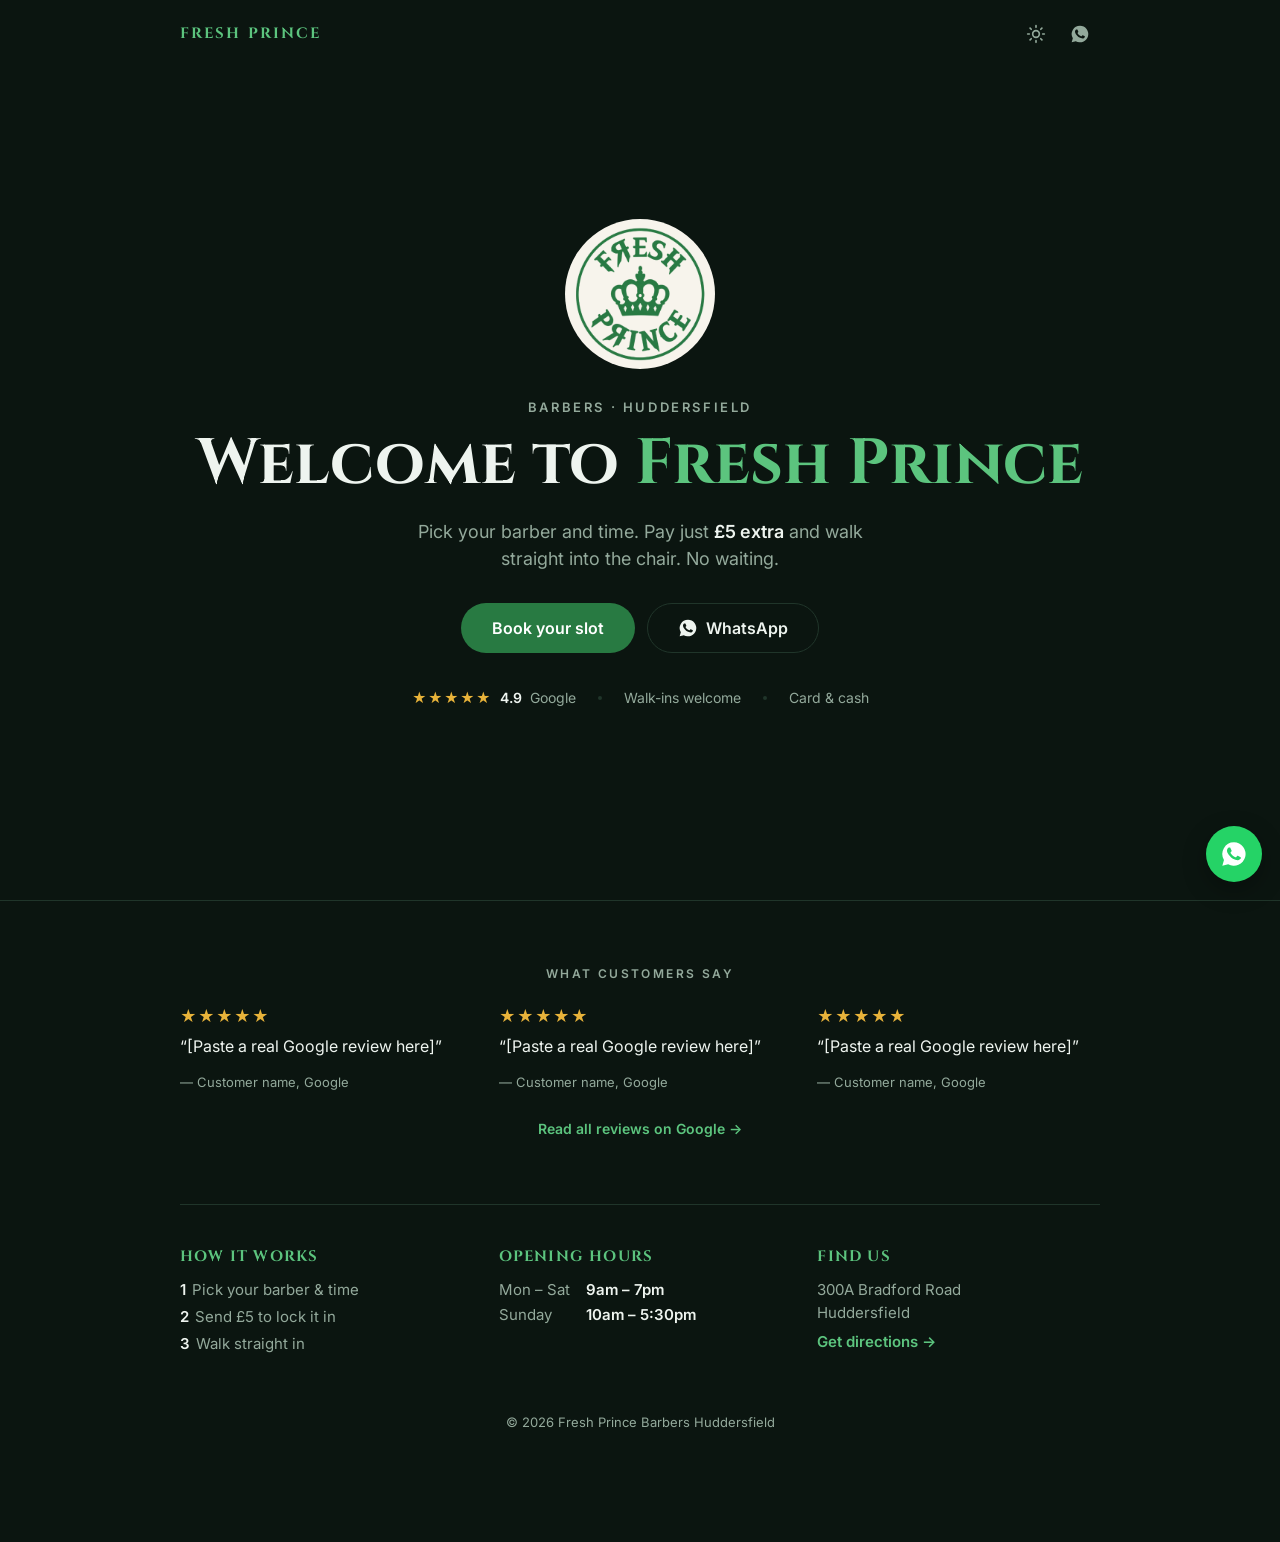
<file: index.html>
<!DOCTYPE html>
<html lang="en-GB">
<head>
<meta charset="UTF-8">
<meta name="viewport" content="width=device-width, initial-scale=1">
<title>Welcome to Fresh Prince Barbers · Huddersfield</title>
<meta name="description" content="Fresh Prince Barbers, 300A Bradford Road, Huddersfield. Rated 4.9 on Google. Pick your barber and time, skip the wait for £5.">
<meta name="theme-color" content="#0b1510">
<script>
  try { if (localStorage.getItem("theme") === "light") document.documentElement.dataset.theme = "light"; } catch (e) {}
</script>
<link rel="icon" href="logo.webp" type="image/webp">
<link rel="preconnect" href="https://fonts.googleapis.com">
<link rel="preconnect" href="https://fonts.gstatic.com" crossorigin>
<link href="https://fonts.googleapis.com/css2?family=Cinzel:wght@600;700;800&family=Inter:wght@400;500;600;700&display=swap" rel="stylesheet">
<style>
  :root {
    /* Dark + green (default) */
    --green: #287a42;
    --green-hover: #1f6335;
    --green-text: #5cc47e;
    --green-soft: rgba(92,196,126,.12);
    --bg: #0b1510;
    --surface: #112019;
    --ink: #eef4ef;
    --muted: #93a99b;
    --line: #20352a;
    --star: #e8b33a;
    --wa: #25d366;
    --logo-bg: #f7f4ec;
    --serif: Cinzel, "Trajan Pro", Georgia, serif;
    color-scheme: dark;
  }
  :root[data-theme="light"] {
    --green-hover: #1b5a2f;
    --green-text: #287a42;
    --green-soft: #e4efe6;
    --bg: #f7f4ec;
    --surface: #fffdf8;
    --ink: #1c2a20;
    --muted: #5d6b61;
    --line: #dcd6c6;
    --star: #d99a14;
    --logo-bg: transparent;
    color-scheme: light;
  }
  * { box-sizing: border-box; margin: 0; padding: 0; }
  body { background: var(--bg); color: var(--ink); font-family: Inter, system-ui, sans-serif; line-height: 1.55; }
  a { color: inherit; }
  img { display: block; max-width: 100%; }
  .wrap { max-width: 960px; margin: 0 auto; padding: 0 20px; }

  .btn {
    display: inline-flex; align-items: center; justify-content: center; gap: 8px;
    border: 1px solid transparent; border-radius: 999px; cursor: pointer;
    font: 600 16px Inter, sans-serif; text-decoration: none; padding: 14px 30px;
    transition: background .15s;
  }
  .btn-green { background: var(--green); color: #fff; }
  .btn-green:hover { background: var(--green-hover); }
  .btn-line { background: none; color: var(--ink); border-color: var(--line); }
  .btn-line:hover { border-color: var(--green-text); }
  .btn-wa { background: var(--wa); color: #06260f; }
  .ico { width: 20px; height: 20px; fill: currentColor; flex: none; }
  .link { color: var(--green-text); font-weight: 600; text-decoration: none; }
  .link:hover { text-decoration: underline; }

  /* ---------- First fold ---------- */
  .fold { min-height: 100vh; min-height: 100svh; display: flex; flex-direction: column; }
  header .wrap { display: flex; align-items: center; justify-content: space-between; height: 68px; }
  .brand { font-family: var(--serif); font-weight: 700; font-size: 15px; letter-spacing: .14em; color: var(--green-text); text-decoration: none; }
  .head-actions { display: flex; align-items: center; gap: 4px; }
  .icon-btn { width: 40px; height: 40px; border-radius: 50%; border: 0; background: none; color: var(--muted); cursor: pointer; display: grid; place-items: center; text-decoration: none; }
  .icon-btn:hover { color: var(--ink); }
  .icon-btn svg { width: 20px; height: 20px; }
  .icon-btn .stroke { fill: none; stroke: currentColor; stroke-width: 2; stroke-linecap: round; }
  :root[data-theme="light"] .i-sun, :root:not([data-theme="light"]) .i-moon { display: none; }

  .hero { flex: 1; display: flex; flex-direction: column; align-items: center; justify-content: center; text-align: center; padding: 16px 20px 56px; }
  .hero-logo { width: 150px; height: 150px; border-radius: 50%; background: var(--logo-bg); padding: 8px; margin-bottom: 28px; }
  .kicker { font-size: 13px; font-weight: 600; letter-spacing: .2em; text-transform: uppercase; color: var(--muted); margin-bottom: 12px; }
  .hero h1 { font-family: var(--serif); font-weight: 700; font-size: clamp(34px, 6.5vw, 64px); line-height: 1.1; }
  .hero h1 span { color: var(--green-text); }
  .hero .lead { color: var(--muted); font-size: 18px; max-width: 460px; margin: 18px auto 30px; }
  .hero .lead b { color: var(--ink); font-weight: 600; }
  .ctas { display: flex; flex-wrap: wrap; gap: 12px; justify-content: center; }

  .trust { display: flex; flex-wrap: wrap; justify-content: center; align-items: center; gap: 8px 22px; margin-top: 34px; font-size: 14px; color: var(--muted); }
  .trust > span { display: inline-flex; align-items: center; gap: 8px; }
  .trust > span + span::before { content: ""; width: 4px; height: 4px; border-radius: 50%; background: var(--line); margin-right: 14px; }
  .trust b { color: var(--ink); font-weight: 600; }
  .stars { color: var(--star); letter-spacing: 1px; }

  /* ---------- Second fold ---------- */
  .more-info { border-top: 1px solid var(--line); padding: 64px 0 110px; }
  .label { font-size: 12px; font-weight: 600; letter-spacing: .2em; text-transform: uppercase; color: var(--muted); margin-bottom: 20px; text-align: center; }
  .quotes { display: grid; grid-template-columns: repeat(3, 1fr); gap: 36px; }
  .quote p { font-size: 16px; margin: 6px 0 10px; }
  .quote small { color: var(--muted); font-size: 13px; }
  .center { text-align: center; margin-top: 24px; font-size: 14px; }

  .facts { display: grid; grid-template-columns: repeat(3, 1fr); gap: 36px; margin-top: 64px; padding-top: 40px; border-top: 1px solid var(--line); font-size: 15px; }
  .facts h3 { font-family: var(--serif); font-size: 15px; font-weight: 700; letter-spacing: .08em; color: var(--green-text); margin-bottom: 10px; }
  .facts p, .facts li { color: var(--muted); }
  .facts ol { list-style: none; display: grid; gap: 4px; }
  .facts ol b { color: var(--ink); font-weight: 600; margin-right: 6px; }
  .hours { display: grid; grid-template-columns: auto auto; justify-content: start; gap: 2px 16px; color: var(--muted); }
  .hours b { color: var(--ink); font-weight: 600; }
  footer { text-align: center; color: var(--muted); font-size: 13px; margin-top: 56px; }

  /* ---------- Booking popup ---------- */
  .modal { position: fixed; inset: 0; z-index: 30; background: rgba(5,12,8,.72); display: none; align-items: center; justify-content: center; padding: 16px; }
  .modal.open { display: flex; }
  .sheet { position: relative; width: 100%; max-width: 440px; max-height: 100%; overflow-y: auto; background: var(--surface); border: 1px solid var(--line); border-radius: 20px; padding: 28px 24px 24px; }
  .close { position: absolute; top: 12px; right: 12px; width: 36px; height: 36px; border: 0; border-radius: 50%; background: none; color: var(--muted); font-size: 24px; cursor: pointer; }
  .close:hover { color: var(--ink); }
  .progress { font-size: 12px; font-weight: 600; letter-spacing: .15em; text-transform: uppercase; color: var(--muted); margin-bottom: 6px; }
  .sheet h3 { font-family: var(--serif); font-size: 22px; font-weight: 700; }
  .sheet .sub { color: var(--muted); font-size: 14px; margin: 2px 0 18px; }
  .step { display: none; }
  .step.active { display: grid; gap: 16px; }

  .barbers { display: grid; grid-template-columns: repeat(2, 1fr); gap: 18px 8px; }
  .barber { border: 0; background: none; cursor: pointer; font: inherit; color: inherit; text-align: center; padding: 6px; border-radius: 12px; }
  .barber .ph { width: 72px; height: 72px; border-radius: 50%; margin: 0 auto 8px; overflow: hidden; background: var(--green); color: #fff; display: grid; place-items: center; font-family: var(--serif); font-weight: 700; font-size: 22px; outline: 2px solid transparent; outline-offset: 3px; transition: outline-color .15s; }
  .barber .ph img { width: 100%; height: 100%; object-fit: cover; }
  .barber:hover .ph, .barber.sel .ph { outline-color: var(--green-text); }
  .barber b { display: block; font-size: 15px; font-weight: 600; }
  .barber small { color: var(--muted); font-size: 12px; }

  label { display: grid; gap: 6px; font-size: 13px; font-weight: 600; color: var(--muted); }
  input, select { width: 100%; background: var(--bg); color: var(--ink); border: 1px solid var(--line); border-radius: 10px; font: 16px Inter, sans-serif; padding: 12px; }
  input:focus, select:focus { outline: 2px solid var(--green-text); border-color: transparent; }
  .row { display: grid; grid-template-columns: 1fr 1fr; gap: 12px; }
  .hint { font-size: 12px; color: var(--muted); }
  .back { justify-self: center; border: 0; background: none; color: var(--muted); font: 500 14px Inter, sans-serif; cursor: pointer; }
  .back:hover { color: var(--ink); }

  .summary { font-size: 15px; display: grid; gap: 2px; padding-bottom: 14px; border-bottom: 1px solid var(--line); }
  .summary span { color: var(--muted); }
  .summary b { font-weight: 600; }
  .pay dl { display: grid; grid-template-columns: auto 1fr; gap: 6px 16px; font-size: 15px; }
  .pay dt { color: var(--muted); }
  .pay dd { font-weight: 600; }
  .pay .ref { margin-top: 8px; font-size: 13px; color: var(--muted); }
  .copy { background: none; border: 0; color: var(--green-text); font: 600 12px Inter, sans-serif; margin-left: 8px; cursor: pointer; }

  .fab { position: fixed; right: 18px; bottom: 18px; z-index: 20; width: 56px; height: 56px; border-radius: 50%; background: var(--wa); display: grid; place-items: center; box-shadow: 0 8px 24px rgba(0,0,0,.3); }
  .fab svg { width: 28px; height: 28px; fill: #fff; }

  @media (max-width: 760px) {
    .hero-logo { width: 116px; height: 116px; margin-bottom: 22px; }
    .hero .lead { font-size: 16px; margin: 14px auto 24px; }
    .trust { gap: 8px 16px; margin-top: 26px; font-size: 13px; }
    .trust > span:first-child { flex-basis: 100%; justify-content: center; }
    .trust > span:nth-child(2)::before { display: none; }
    .trust > span + span::before { margin-right: 8px; }
    .quotes, .facts { grid-template-columns: 1fr; gap: 28px; }
    .more-info { padding: 48px 0 100px; }
  }
  @media (max-width: 420px) {
    .ctas { width: 100%; }
    .ctas .btn { flex: 1; padding: 14px 16px; }
  }
</style>
</head>
<body>

<svg width="0" height="0" style="position:absolute" aria-hidden="true">
  <symbol id="wa" viewBox="0 0 24 24"><path d="M12 2a10 10 0 0 0-8.6 15.1L2 22l5-1.3A10 10 0 1 0 12 2Zm5.3 14.1c-.2.6-1.3 1.2-1.8 1.2-.5.1-1 .2-3.4-.7-2.9-1.1-4.7-4.1-4.9-4.3-.1-.2-1.2-1.6-1.2-3s.7-2.2 1-2.5c.3-.3.6-.3.8-.3h.6c.2 0 .4 0 .6.5l.9 2.1c.1.2.1.4 0 .5l-.3.5-.4.5c-.1.1-.3.3-.1.6.2.3.8 1.3 1.7 2.1 1.1 1 2.1 1.3 2.4 1.5.3.1.5.1.6-.1l.9-1c.2-.3.4-.2.6-.1l2 .9c.3.2.5.2.5.4.1.1.1.7-.1 1.3Z"/></symbol>
</svg>

<div class="fold">
  <header>
    <div class="wrap">
      <a class="brand" href="#">FRESH PRINCE</a>
      <div class="head-actions">
        <button class="icon-btn" id="themeBtn" type="button" aria-label="Switch light/dark theme">
          <svg class="stroke i-sun" viewBox="0 0 24 24"><circle cx="12" cy="12" r="4"/><path d="M12 2v2M12 20v2M4.9 4.9l1.4 1.4M17.7 17.7l1.4 1.4M2 12h2M20 12h2M4.9 19.1l1.4-1.4M17.7 6.3l1.4-1.4"/></svg>
          <svg class="stroke i-moon" viewBox="0 0 24 24"><path d="M21 12.8A9 9 0 1 1 11.2 3a7 7 0 0 0 9.8 9.8z"/></svg>
        </button>
        <a class="icon-btn js-wa" href="#" aria-label="WhatsApp"><svg style="fill:currentColor"><use href="#wa"/></svg></a>
      </div>
    </div>
  </header>

  <main class="hero wrap">
    <img class="hero-logo" src="logo.webp" alt="Fresh Prince Barbers logo">
    <p class="kicker">Barbers · Huddersfield</p>
    <h1>Welcome to <span>Fresh Prince</span></h1>
    <p class="lead">Pick your barber and time. Pay just <b>£5 extra</b> and walk straight into the chair. No waiting.</p>
    <div class="ctas">
      <button class="btn btn-green js-open" type="button">Book your slot</button>
      <a class="btn btn-line js-wa" href="#"><svg class="ico"><use href="#wa"/></svg>WhatsApp</a>
    </div>
    <div class="trust">
      <span><span class="stars">★★★★★</span><b id="ratingNum"></b> Google</span>
      <span>Walk-ins welcome</span>
      <span>Card &amp; cash</span>
    </div>
  </main>
</div>

<section class="more-info" id="reviews">
  <div class="wrap">
    <p class="label">What customers say</p>
    <div class="quotes" id="reviewList"></div>
    <p class="center"><a class="link" href="https://share.google/h16wno0VXVLxXwCt4" target="_blank" rel="noopener">Read all reviews on Google →</a></p>

    <div class="facts">
      <div>
        <h3>HOW IT WORKS</h3>
        <ol>
          <li><b>1</b>Pick your barber &amp; time</li>
          <li><b>2</b>Send £5 to lock it in</li>
          <li><b>3</b>Walk straight in</li>
        </ol>
      </div>
      <div>
        <h3>OPENING HOURS</h3>
        <div class="hours"><span>Mon – Sat</span><b>9am – 7pm</b><span>Sunday</span><b>10am – 5:30pm</b></div>
      </div>
      <div>
        <h3>FIND US</h3>
        <p>300A Bradford Road<br>Huddersfield</p>
        <p style="margin-top:6px"><a class="link" href="https://share.google/h16wno0VXVLxXwCt4" target="_blank" rel="noopener">Get directions →</a></p>
      </div>
    </div>
    <footer>© <span id="year"></span> Fresh Prince Barbers Huddersfield</footer>
  </div>
</section>

<!-- Booking popup -->
<div class="modal" id="modal" role="dialog" aria-modal="true" aria-labelledby="stepTitle">
  <div class="sheet">
    <button class="close js-close" type="button" aria-label="Close">×</button>

    <div class="step" data-step="1">
      <div><p class="progress">Step 1 of 3</p><h3 id="stepTitle">Choose your barber</h3><p class="sub">Priority slot: +£5 on top of your cut.</p></div>
      <div class="barbers" id="barberList"></div>
    </div>

    <form class="step" data-step="2" id="timeForm">
      <div><p class="progress">Step 2 of 3</p><h3>Pick your time</h3><p class="sub" id="barberChosen"></p></div>
      <label>Your name
        <input name="name" required autocomplete="name" placeholder="e.g. Will Smith">
      </label>
      <div class="row">
        <label>Day <input type="date" name="date" id="date" required></label>
        <label>Time <select name="time" id="time" required></select></label>
      </div>
      <p class="hint">Book at least 2 hours ahead.</p>
      <button class="btn btn-green" type="submit">Continue</button>
      <button class="back js-back" type="button">← Back</button>
    </form>

    <div class="step" data-step="3">
      <div><p class="progress">Step 3 of 3</p><h3>Lock it in</h3><p class="sub">Send £5 to hold your slot.</p></div>
      <div class="summary" id="summary"></div>
      <div class="pay">
        <dl>
          <dt>Name</dt><dd id="bankName"></dd>
          <dt>Sort code</dt><dd><span id="sortCode"></span><button class="copy" data-copy="sortCode" type="button">Copy</button></dd>
          <dt>Account</dt><dd><span id="accNo"></span><button class="copy" data-copy="accNo" type="button">Copy</button></dd>
        </dl>
        <p class="ref">Use your name as the reference · or <a class="link" id="paypalLink" href="#" target="_blank" rel="noopener">pay with PayPal</a></p>
      </div>
      <button class="btn btn-wa" id="sendWa" type="button"><svg class="ico"><use href="#wa"/></svg>I've paid, send booking</button>
      <button class="back js-back" type="button">← Change time</button>
    </div>
  </div>
</div>

<a class="fab js-wa" href="#" aria-label="Chat on WhatsApp"><svg><use href="#wa"/></svg></a>

<script>
  // ===================== EDIT THESE DETAILS =====================
  const SHOP = {
    whatsapp: "447000000000",          // WhatsApp number, international format, no + or spaces
    bankName: "FRESH PRINCE BARBERS",  // Account holder name
    sortCode: "00-00-00",
    accountNumber: "00000000",
    paypal: "https://paypal.me/yourname/5GBP", // PayPal.me link with amount
    noticeMinutes: 120,                // earliest booking = now + 2 hours
    slotMinutes: 30,
    hours: { // 24h open/close per day (0 = Sunday)
      0: ["10:00", "17:30"],
      1: ["09:00", "19:00"], 2: ["09:00", "19:00"], 3: ["09:00", "19:00"],
      4: ["09:00", "19:00"], 5: ["09:00", "19:00"], 6: ["09:00", "19:00"]
    },
    // Barbers: add a photo URL/path (e.g. "barbers/ali.jpg") or leave "" to show initials
    barbers: [
      { name: "Barber 1", role: "Fades & skin fades", photo: "" },
      { name: "Barber 2", role: "Beards & line-ups", photo: "" },
      { name: "Barber 3", role: "Scissor cuts", photo: "" }
    ],
    rating: "4.9",
    // A few real reviews copied from your Google Business Profile
    reviews: [
      { text: "[Paste a real Google review here]", name: "Customer name" },
      { text: "[Paste a real Google review here]", name: "Customer name" },
      { text: "[Paste a real Google review here]", name: "Customer name" }
    ]
  };
  // ===============================================================

  const $ = id => document.getElementById(id);
  const el = (tag, props = {}, ...kids) => { const n = Object.assign(document.createElement(tag), props); n.append(...kids); return n; };
  const initials = s => s.split(/\s+/).map(w => w[0]).join("").slice(0, 2).toUpperCase();
  const waUrl = text => "https://wa.me/" + SHOP.whatsapp + (text ? "?text=" + encodeURIComponent(text) : "");

  // Static content
  document.querySelectorAll(".js-wa").forEach(a => {
    a.href = waUrl("Hi Fresh Prince, I'd like to book a priority slot (+£5).");
    a.target = "_blank"; a.rel = "noopener";
  });
  $("bankName").textContent = SHOP.bankName;
  $("sortCode").textContent = SHOP.sortCode;
  $("accNo").textContent = SHOP.accountNumber;
  $("paypalLink").href = SHOP.paypal;
  $("year").textContent = new Date().getFullYear();
  $("ratingNum").textContent = SHOP.rating;

  SHOP.reviews.forEach(r => {
    $("reviewList").append(el("div", { className: "quote" },
      el("div", { className: "stars", textContent: "★★★★★" }),
      el("p", { textContent: "“" + r.text + "”" }),
      el("small", { textContent: "— " + r.name + ", Google" })
    ));
  });

  document.querySelectorAll(".copy").forEach(btn => btn.addEventListener("click", () => {
    navigator.clipboard?.writeText($(btn.dataset.copy).textContent).then(() => {
      btn.textContent = "Copied"; setTimeout(() => (btn.textContent = "Copy"), 1500);
    });
  }));

  // Theme toggle (dark is default)
  $("themeBtn").addEventListener("click", () => {
    const light = document.documentElement.dataset.theme !== "light";
    if (light) document.documentElement.dataset.theme = "light"; else delete document.documentElement.dataset.theme;
    try { localStorage.setItem("theme", light ? "light" : "dark"); } catch (e) {}
  });

  // Popup + steps
  const modal = $("modal");
  const booking = {};
  let step = 1;
  function show(n) {
    step = n;
    document.querySelectorAll(".step").forEach(s => s.classList.toggle("active", +s.dataset.step === n));
    modal.querySelector(".sheet").scrollTop = 0;
  }
  const openModal = () => { modal.classList.add("open"); show(1); fillSlots(); };
  const closeModal = () => modal.classList.remove("open");
  document.querySelectorAll(".js-open").forEach(b => b.addEventListener("click", openModal));
  document.querySelectorAll(".js-close").forEach(b => b.addEventListener("click", closeModal));
  document.querySelectorAll(".js-back").forEach(b => b.addEventListener("click", () => show(step - 1)));
  modal.addEventListener("click", e => { if (e.target === modal) closeModal(); });
  document.addEventListener("keydown", e => { if (e.key === "Escape") closeModal(); });

  // Step 1: barber
  [...SHOP.barbers, { name: "Any barber", role: "First available", photo: "", any: true }].forEach(b => {
    const ph = el("div", { className: "ph" });
    if (b.photo) ph.append(el("img", { src: b.photo, alt: b.name, loading: "lazy" }));
    else ph.textContent = b.any ? "★" : initials(b.name);
    const card = el("button", { className: "barber", type: "button" }, ph, el("b", { textContent: b.name }), el("small", { textContent: b.role }));
    card.addEventListener("click", () => {
      document.querySelectorAll(".barber").forEach(c => c.classList.remove("sel"));
      card.classList.add("sel");
      booking.barber = b.name;
      $("barberChosen").textContent = "With " + b.name + ". Priority slot +£5.";
      show(2);
    });
    $("barberList").append(card);
  });

  // Step 2: time (min 2 hours notice)
  const dateInput = $("date"), timeSelect = $("time");
  const pad = n => String(n).padStart(2, "0");
  const toISO = d => d.getFullYear() + "-" + pad(d.getMonth() + 1) + "-" + pad(d.getDate());
  const toMin = t => { const [h, m] = t.split(":").map(Number); return h * 60 + m; };

  function slotsFor(day) {
    const [open, close] = SHOP.hours[day.getDay()];
    const earliest = new Date(Date.now() + SHOP.noticeMinutes * 60000);
    const out = [];
    for (let t = toMin(open); t + SHOP.slotMinutes <= toMin(close); t += SHOP.slotMinutes) {
      const at = new Date(day.getFullYear(), day.getMonth(), day.getDate(), Math.floor(t / 60), t % 60);
      if (at >= earliest) out.push(pad(at.getHours()) + ":" + pad(at.getMinutes()));
    }
    return out;
  }
  function fillSlots() {
    // Default to the first day that still has a bookable slot
    if (!dateInput.value) {
      const d = new Date();
      while (!slotsFor(d).length) d.setDate(d.getDate() + 1);
      dateInput.value = toISO(d);
    }
    dateInput.min = toISO(new Date());
    const [y, m, dd] = dateInput.value.split("-").map(Number);
    const slots = slotsFor(new Date(y, m - 1, dd));
    timeSelect.innerHTML = "";
    slots.forEach(s => timeSelect.add(new Option(s, s)));
    if (!slots.length) timeSelect.add(new Option("No slots left, pick another day", ""));
  }
  dateInput.addEventListener("change", fillSlots);

  $("timeForm").addEventListener("submit", e => {
    e.preventDefault();
    const f = new FormData(e.target);
    booking.name = f.get("name").trim();
    booking.time = f.get("time");
    booking.date = new Date(f.get("date") + "T00:00").toLocaleDateString("en-GB", { weekday: "long", day: "numeric", month: "long" });
    $("summary").replaceChildren(
      el("div", {}, el("span", { textContent: "Barber  " }), el("b", { textContent: booking.barber })),
      el("div", {}, el("span", { textContent: "When  " }), el("b", { textContent: booking.date + ", " + booking.time })),
      el("div", {}, el("span", { textContent: "Name  " }), el("b", { textContent: booking.name }))
    );
    show(3);
  });

  // Step 3: WhatsApp
  $("sendWa").addEventListener("click", () => {
    const msg =
      "Hi Fresh Prince, I'd like to book a priority slot (+£5).\n\n" +
      "Name: " + booking.name + "\n" +
      "Barber: " + booking.barber + "\n" +
      "Day: " + booking.date + "\n" +
      "Time: " + booking.time + "\n" +
      "£5 sent ✅";
    window.open(waUrl(msg), "_blank");
  });
</script>
</body>
</html>
</file>
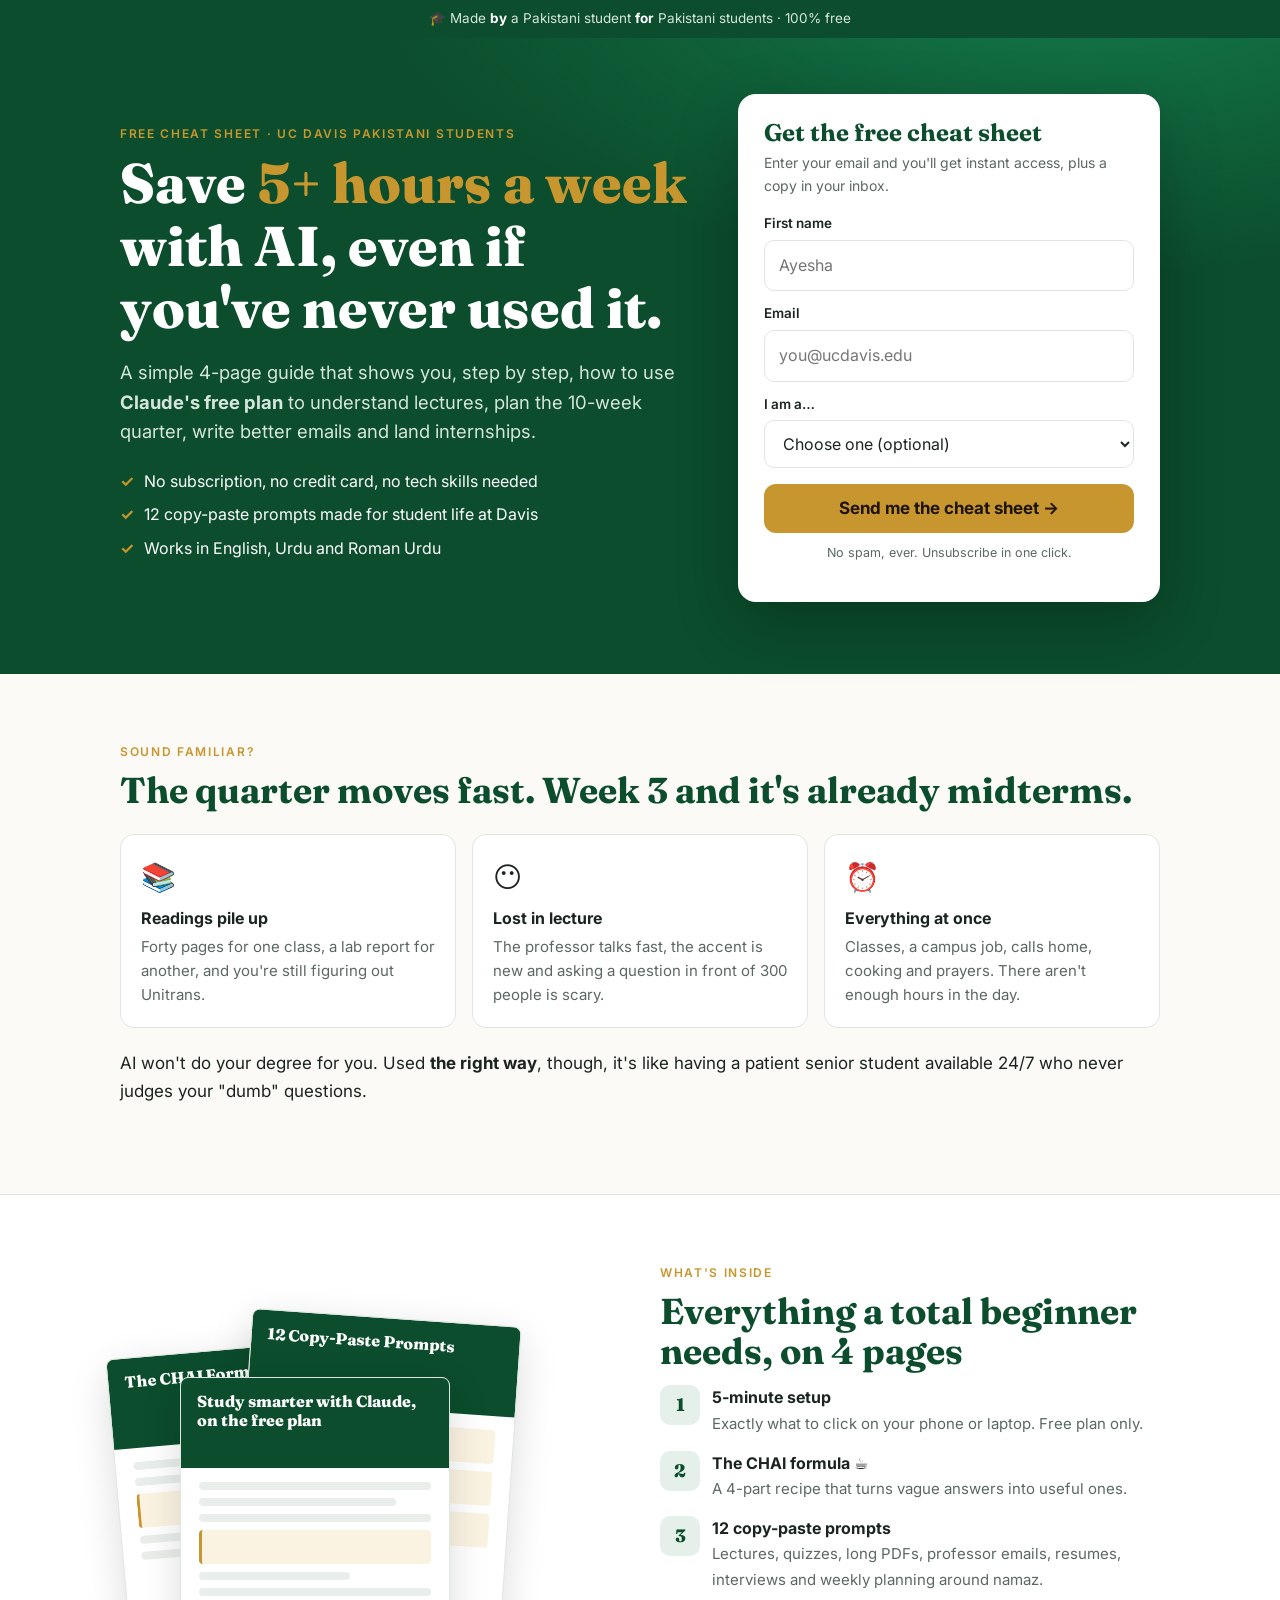
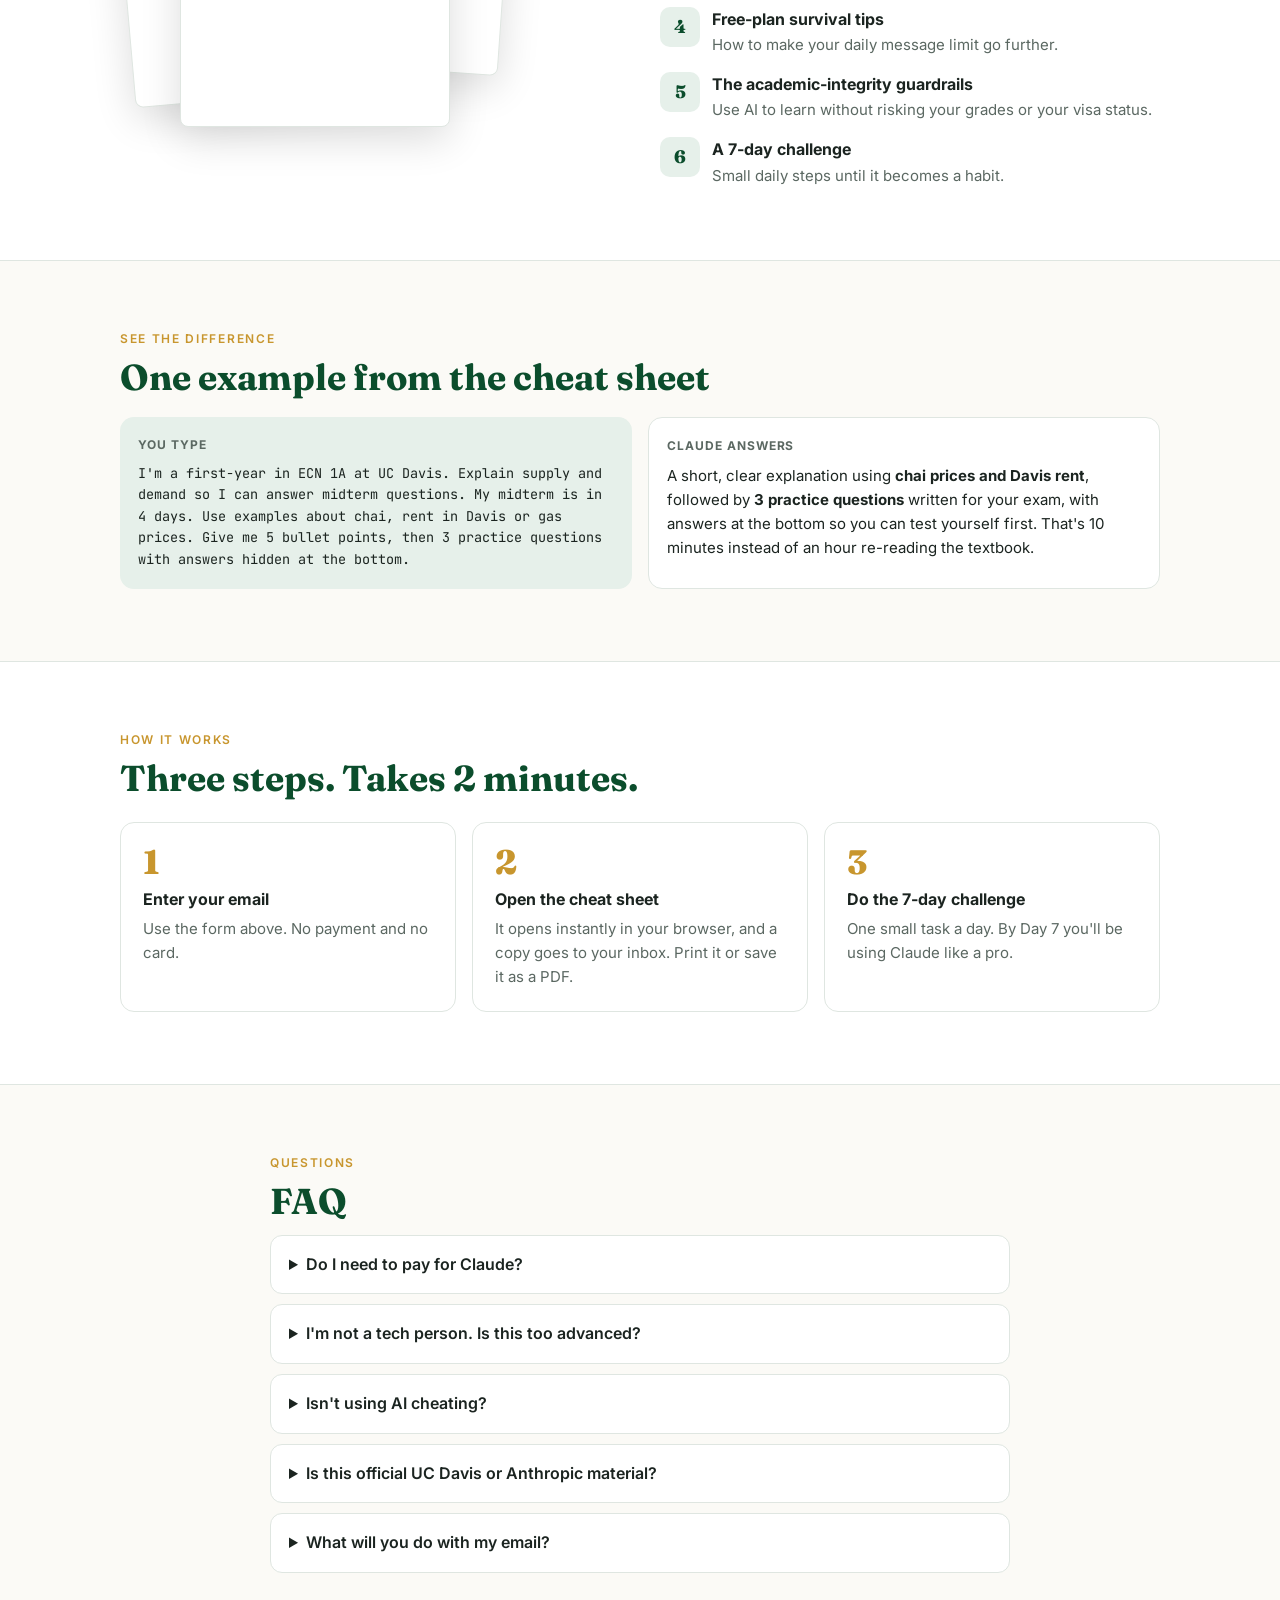
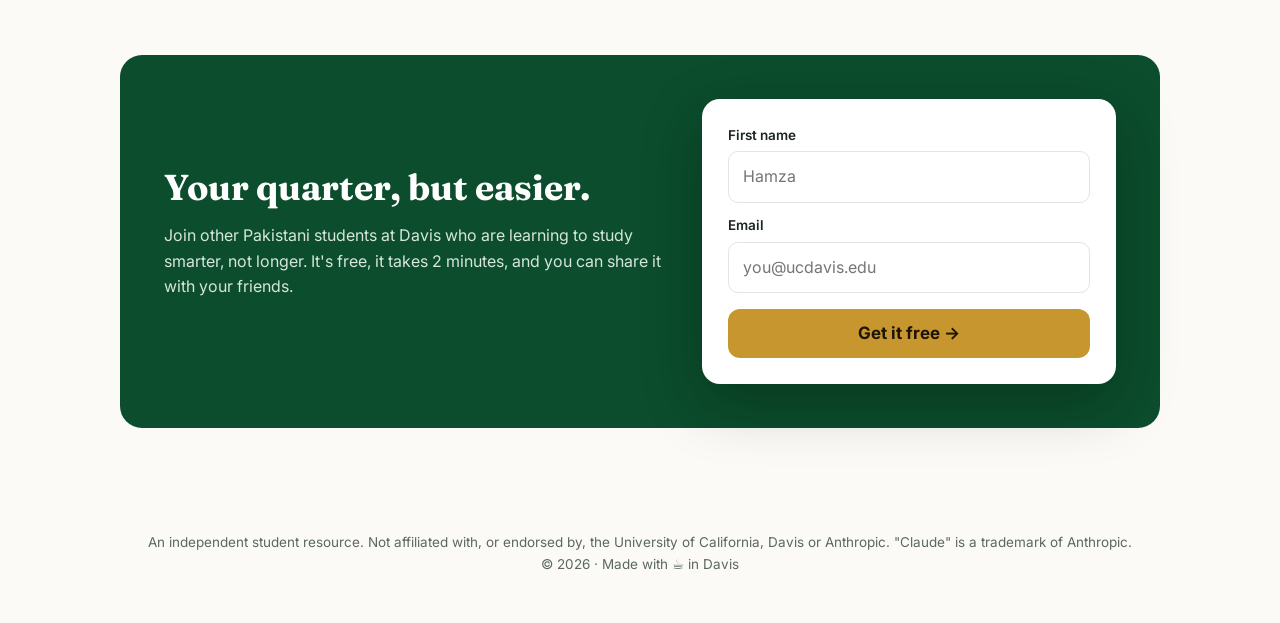
<file: claude-student-kit/site/index.html>
<!doctype html>
<html lang="en">
<head>
<meta charset="utf-8">
<meta name="viewport" content="width=device-width, initial-scale=1">
<title>Free Claude Cheat Sheet</title>
<meta name="description" content="A free, beginner-friendly cheat sheet that shows Pakistani students at UC Davis how to use Claude's free plan to study smarter and save 5+ hours a week.">
<meta property="og:title" content="Free: The Claude Study Cheat Sheet for Pakistani Students">
<meta property="og:description" content="12 copy-paste prompts, the CHAI formula and a 7-day challenge. Works on the free plan, no tech skills needed.">
<link rel="preconnect" href="https://fonts.googleapis.com">
<link href="https://fonts.googleapis.com/css2?family=Fraunces:opsz,wght@9..144,600;9..144,800&family=Inter:wght@400;500;600;700&family=JetBrains+Mono:wght@400&display=swap" rel="stylesheet">
<style>
  :root {
    --green: #0b4d2c; --green-2: #0f6a3d; --green-soft: #e6f0ea;
    --gold: #c8962e; --gold-soft: #fbf3e2;
    --ink: #1b2420; --muted: #5b6862; --line: #dfe6e1; --bg: #fbfaf6; --card: #ffffff;
  }
  * { box-sizing: border-box; }
  body { margin: 0; background: var(--bg); color: var(--ink); font: 16px/1.6 Inter, system-ui, sans-serif; }
  a { color: var(--green-2); }
  .wrap { max-width: 1080px; margin: 0 auto; padding: 0 20px; }
  h1, h2, h3 { font-family: Fraunces, Georgia, serif; line-height: 1.12; margin: 0; }
  h2 { font-size: clamp(26px, 4vw, 36px); color: var(--green); margin-bottom: 14px; }
  .kicker { font: 600 12px/1 Inter; letter-spacing: .14em; text-transform: uppercase; color: var(--gold); margin-bottom: 12px; }

  /* top bar */
  .bar { background: var(--green); color: #d6e6dc; font-size: 13.5px; text-align: center; padding: 8px 16px; }
  .bar b { color: #fff; }

  /* hero */
  .hero { background: radial-gradient(1200px 500px at 85% -10%, #14794a 0%, transparent 60%), var(--green); color: #fff; padding: 56px 0 72px; }
  .hero-grid { display: grid; grid-template-columns: 1.15fr .85fr; gap: 48px; align-items: center; }
  .hero h1 { font-size: clamp(34px, 5.4vw, 56px); font-weight: 800; }
  .hero h1 em { font-style: normal; color: var(--gold); }
  .hero .sub { font-size: 18.5px; color: #d6e6dc; margin: 18px 0 22px; max-width: 34em; }
  .ticks { list-style: none; padding: 0; margin: 0 0 6px; display: grid; gap: 8px; }
  .ticks li::before { content: "✓"; color: var(--gold); font-weight: 700; margin-right: 10px; }

  /* form card */
  .form-card { background: var(--card); color: var(--ink); border-radius: 18px; padding: 26px; box-shadow: 0 20px 60px rgba(0,0,0,.25); }
  .form-card h3 { font-size: 24px; color: var(--green); }
  .form-card p.small { color: var(--muted); font-size: 14px; margin: 6px 0 16px; }
  label { display: block; font-size: 13.5px; font-weight: 600; margin: 12px 0 5px; }
  input, select {
    width: 100%; font: inherit; font-size: 16px; padding: 12px 14px; border: 1.5px solid var(--line); border-radius: 10px; background: #fff; color: var(--ink);
  }
  input:focus, select:focus { outline: none; border-color: var(--green-2); box-shadow: 0 0 0 3px rgba(15,106,61,.15); }
  .btn {
    display: inline-block; width: 100%; margin-top: 16px; border: 0; cursor: pointer; text-align: center; text-decoration: none;
    background: var(--gold); color: #1d1405; font: 700 17px/1 Inter; padding: 16px 18px; border-radius: 12px; transition: transform .08s, filter .15s;
  }
  .btn:hover { filter: brightness(1.05); }
  .btn:active { transform: translateY(1px); }
  .btn[disabled] { opacity: .7; cursor: wait; }
  .fine { font-size: 12.5px; color: var(--muted); margin-top: 10px; text-align: center; }
  .err { color: #a23b2a; font-size: 14px; margin-top: 8px; display: none; }
  .hp { position: absolute; left: -9999px; }

  section.block { padding: 72px 0; }
  .alt { overflow: hidden; background: #fff; border-top: 1px solid var(--line); border-bottom: 1px solid var(--line); }

  /* pain */
  .pain { display: grid; grid-template-columns: repeat(3, 1fr); gap: 16px; margin-top: 24px; }
  .pain > div { background: var(--card); border: 1px solid var(--line); border-radius: 14px; padding: 20px; }
  .pain .e { font-size: 28px; }
  .pain b { display: block; margin: 6px 0 4px; }
  .pain p { margin: 0; color: var(--muted); font-size: 15px; }

  /* inside */
  .inside { display: grid; grid-template-columns: 1fr 1fr; gap: 40px; align-items: center; }
  .mock { position: relative; height: 420px; max-width: 420px; }
  .inside > * { min-width: 0; }
  .sheet { position: absolute; width: 270px; height: 350px; background: #fff; border-radius: 8px; box-shadow: 0 12px 40px rgba(0,0,0,.14); padding: 18px; overflow: hidden; border: 1px solid var(--line); }
  .sheet .hb { background: var(--green); height: 90px; margin: -18px -18px 14px; padding: 14px 16px; color: #fff; font: 800 16px/1.15 Fraunces, serif; }
  .sheet .ln { height: 8px; background: #e9eeea; border-radius: 4px; margin: 8px 0; }
  .sheet .ln.g { background: var(--gold-soft); border-left: 3px solid var(--gold); height: 34px; }
  .s1 { left: 0; top: 30px; transform: rotate(-5deg); }
  .s2 { left: 120px; top: 0; transform: rotate(4deg); }
  .s3 { left: 60px; top: 60px; z-index: 2; }
  .list { list-style: none; padding: 0; margin: 0; display: grid; gap: 14px; }
  .list li { display: grid; grid-template-columns: 40px 1fr; gap: 12px; }
  .list .n { width: 40px; height: 40px; border-radius: 10px; background: var(--green-soft); color: var(--green); font: 800 18px/40px Fraunces, serif; text-align: center; }
  .list b { display: block; }
  .list span { color: var(--muted); font-size: 15px; }

  /* steps */
  .steps { display: grid; grid-template-columns: repeat(3, 1fr); gap: 16px; margin-top: 24px; counter-reset: s; }
  .steps > div { background: var(--card); border: 1px solid var(--line); border-radius: 14px; padding: 22px; counter-increment: s; }
  .steps > div::before { content: counter(s); display: block; font: 800 34px/1 Fraunces, serif; color: var(--gold); margin-bottom: 8px; }
  .steps p { margin: 4px 0 0; color: var(--muted); font-size: 15px; }

  /* example */
  .example { display: grid; grid-template-columns: 1fr 1fr; gap: 16px; margin-top: 20px; }
  .bubble { border-radius: 14px; padding: 18px; font-size: 15px; }
  .bubble.you { background: var(--green-soft); }
  .bubble.cl { background: #fff; border: 1px solid var(--line); }
  .bubble small { display: block; font-weight: 700; font-size: 12px; letter-spacing: .08em; text-transform: uppercase; color: var(--muted); margin-bottom: 8px; }
  .mono { font-family: "JetBrains Mono", monospace; font-size: 13.5px; white-space: pre-wrap; }

  /* faq */
  details { background: var(--card); border: 1px solid var(--line); border-radius: 12px; padding: 16px 18px; margin-bottom: 10px; }
  summary { cursor: pointer; font-weight: 600; }
  details p { margin: 10px 0 0; color: var(--muted); }

  .cta-final { background: var(--green); color: #fff; border-radius: 22px; padding: 44px; display: grid; grid-template-columns: 1.1fr .9fr; gap: 32px; align-items: center; }
  .cta-final h2 { color: #fff; }
  .cta-final p { color: #d6e6dc; }

  footer { padding: 32px 0 48px; color: var(--muted); font-size: 13.5px; text-align: center; }

  @media (max-width: 860px) {
    .hero { padding: 36px 0 48px; }
    .hero-grid, .inside, .cta-final, .example { grid-template-columns: 1fr; }
    .pain, .steps { grid-template-columns: 1fr; }
    .mock { height: 360px; max-width: 330px; margin: 0 auto; transform: scale(.82); transform-origin: top left; }
    .cta-final { padding: 28px 20px; }
    section.block { padding: 52px 0; }
    .wrap { padding: 0 16px; }
  }
</style>
</head>
<body>

<div class="bar">🎓 Made <b>by</b> a Pakistani student <b>for</b> Pakistani students · 100% free</div>

<header class="hero">
  <div class="wrap hero-grid">
    <div>
      <div class="kicker">Free cheat sheet · UC Davis Pakistani students</div>
      <h1>Save <em>5+ hours a week</em> with AI, even if you've never used it.</h1>
      <p class="sub">A simple 4-page guide that shows you, step by step, how to use <b>Claude's free plan</b> to understand lectures, plan the 10-week quarter, write better emails and land internships.</p>
      <ul class="ticks">
        <li>No subscription, no credit card, no tech skills needed</li>
        <li>12 copy-paste prompts made for student life at Davis</li>
        <li>Works in English, Urdu and Roman Urdu</li>
      </ul>
    </div>

    <form class="form-card lead-form" id="form-top" novalidate>
      <h3>Get the free cheat sheet</h3>
      <p class="small">Enter your email and you'll get instant access, plus a copy in your inbox.</p>
      <label for="name1">First name</label>
      <input id="name1" name="name" autocomplete="given-name" placeholder="Ayesha" required>
      <label for="email1">Email</label>
      <input id="email1" name="email" type="email" autocomplete="email" placeholder="you@ucdavis.edu" required>
      <label for="year1">I am a…</label>
      <select id="year1" name="year">
        <option value="">Choose one (optional)</option>
        <option>Incoming / first-year</option>
        <option>Sophomore / junior</option>
        <option>Senior</option>
        <option>Grad student</option>
        <option>Parent / other</option>
      </select>
      <input class="hp" name="company" tabindex="-1" autocomplete="off" aria-hidden="true">
      <button class="btn" type="submit">Send me the cheat sheet →</button>
      <div class="err" role="alert"></div>
      <p class="fine">No spam, ever. Unsubscribe in one click.</p>
    </form>
  </div>
</header>

<section class="block">
  <div class="wrap">
    <div class="kicker">Sound familiar?</div>
    <h2>The quarter moves fast. Week 3 and it's already midterms.</h2>
    <div class="pain">
      <div><div class="e">📚</div><b>Readings pile up</b><p>Forty pages for one class, a lab report for another, and you're still figuring out Unitrans.</p></div>
      <div><div class="e">😶</div><b>Lost in lecture</b><p>The professor talks fast, the accent is new and asking a question in front of 300 people is scary.</p></div>
      <div><div class="e">⏰</div><b>Everything at once</b><p>Classes, a campus job, calls home, cooking and prayers. There aren't enough hours in the day.</p></div>
    </div>
    <p style="margin-top:22px;font-size:17px">AI won't do your degree for you. Used <b>the right way</b>, though, it's like having a patient senior student available 24/7 who never judges your "dumb" questions.</p>
  </div>
</section>

<section class="block alt">
  <div class="wrap inside">
    <div class="mock" aria-hidden="true">
      <div class="sheet s1"><div class="hb">The CHAI Formula ☕</div><div class="ln"></div><div class="ln" style="width:80%"></div><div class="ln g"></div><div class="ln"></div><div class="ln" style="width:60%"></div></div>
      <div class="sheet s2"><div class="hb">12 Copy-Paste Prompts</div><div class="ln g"></div><div class="ln g"></div><div class="ln g"></div><div class="ln" style="width:70%"></div></div>
      <div class="sheet s3"><div class="hb">Study smarter with Claude, on the free plan</div><div class="ln"></div><div class="ln" style="width:85%"></div><div class="ln"></div><div class="ln g"></div><div class="ln" style="width:65%"></div><div class="ln"></div></div>
    </div>
    <div>
      <div class="kicker">What's inside</div>
      <h2>Everything a total beginner needs, on 4 pages</h2>
      <ul class="list">
        <li><div class="n">1</div><div><b>5-minute setup</b><span>Exactly what to click on your phone or laptop. Free plan only.</span></div></li>
        <li><div class="n">2</div><div><b>The CHAI formula ☕</b><span>A 4-part recipe that turns vague answers into useful ones.</span></div></li>
        <li><div class="n">3</div><div><b>12 copy-paste prompts</b><span>Lectures, quizzes, long PDFs, professor emails, resumes, interviews and weekly planning around namaz.</span></div></li>
        <li><div class="n">4</div><div><b>Free-plan survival tips</b><span>How to make your daily message limit go further.</span></div></li>
        <li><div class="n">5</div><div><b>The academic-integrity guardrails</b><span>Use AI to learn without risking your grades or your visa status.</span></div></li>
        <li><div class="n">6</div><div><b>A 7-day challenge</b><span>Small daily steps until it becomes a habit.</span></div></li>
      </ul>
    </div>
  </div>
</section>

<section class="block">
  <div class="wrap">
    <div class="kicker">See the difference</div>
    <h2>One example from the cheat sheet</h2>
    <div class="example">
      <div class="bubble you"><small>You type</small><div class="mono">I'm a first-year in ECN 1A at UC Davis. Explain supply and demand so I can answer midterm questions. My midterm is in 4 days. Use examples about chai, rent in Davis or gas prices. Give me 5 bullet points, then 3 practice questions with answers hidden at the bottom.</div></div>
      <div class="bubble cl"><small>Claude answers</small>A short, clear explanation using <b>chai prices and Davis rent</b>, followed by <b>3 practice questions</b> written for your exam, with answers at the bottom so you can test yourself first. That's 10 minutes instead of an hour re-reading the textbook.</div>
    </div>
  </div>
</section>

<section class="block alt">
  <div class="wrap">
    <div class="kicker">How it works</div>
    <h2>Three steps. Takes 2 minutes.</h2>
    <div class="steps">
      <div><b>Enter your email</b><p>Use the form above. No payment and no card.</p></div>
      <div><b>Open the cheat sheet</b><p>It opens instantly in your browser, and a copy goes to your inbox. Print it or save it as a PDF.</p></div>
      <div><b>Do the 7-day challenge</b><p>One small task a day. By Day 7 you'll be using Claude like a pro.</p></div>
    </div>
  </div>
</section>

<section class="block">
  <div class="wrap" style="max-width:780px">
    <div class="kicker">Questions</div>
    <h2>FAQ</h2>
    <details><summary>Do I need to pay for Claude?</summary><p>No. Everything in this cheat sheet works on Claude's <b>free plan</b>. You only need an email or Google account to sign up at claude.ai or in the Claude app.</p></details>
    <details><summary>I'm not a tech person. Is this too advanced?</summary><p>It's written for complete beginners. If you can send a WhatsApp message, you can use Claude, and the cheat sheet shows you exactly what to type.</p></details>
    <details><summary>Isn't using AI cheating?</summary><p>It depends on how you use it, and every class has its own rules. The cheat sheet teaches you to use Claude to <b>explain, quiz, plan and give feedback</b> while you do the real work yourself. It also includes a section on checking each class's AI policy.</p></details>
    <details><summary>Is this official UC Davis or Anthropic material?</summary><p>No. It's an independent student resource and isn't affiliated with UC Davis or Anthropic (the company that makes Claude).</p></details>
    <details><summary>What will you do with my email?</summary><p>We'll send you the cheat sheet and occasional useful tips for students. We never sell your email, and you can unsubscribe any time.</p></details>
  </div>
</section>

<section class="block" style="padding-top:0">
  <div class="wrap">
    <div class="cta-final">
      <div>
        <h2>Your quarter, but easier.</h2>
        <p>Join other Pakistani students at Davis who are learning to study smarter, not longer. It's free, it takes 2 minutes, and you can share it with your friends.</p>
      </div>
      <form class="form-card lead-form" id="form-bottom" novalidate>
        <label for="name2" style="margin-top:0">First name</label>
        <input id="name2" name="name" autocomplete="given-name" placeholder="Hamza" required>
        <label for="email2">Email</label>
        <input id="email2" name="email" type="email" autocomplete="email" placeholder="you@ucdavis.edu" required>
        <input class="hp" name="company" tabindex="-1" autocomplete="off" aria-hidden="true">
        <button class="btn" type="submit">Get it free →</button>
        <div class="err" role="alert"></div>
      </form>
    </div>
  </div>
</section>

<footer>
  <div class="wrap">
    An independent student resource. Not affiliated with, or endorsed by, the University of California, Davis or Anthropic. "Claude" is a trademark of Anthropic.<br>
    © <span id="yr"></span> · Made with ☕ in Davis
  </div>
</footer>

<script>
  // ===================== SETTINGS: edit these =====================
  // Paste the Web App URL from your Google Apps Script (see README.md, Step 2).
  // While this is empty, the page runs in "demo mode": it skips saving emails and
  // goes straight to the thank-you page, which is useful for testing.
  const FORM_ENDPOINT = "";
  const THANK_YOU_PAGE = "thank-you.html";
  // =================================================================

  document.getElementById("yr").textContent = new Date().getFullYear();
  const params = new URLSearchParams(location.search);
  const source = params.get("utm_source") || params.get("ref") || "direct";

  document.querySelectorAll(".lead-form").forEach((form) => {
    form.addEventListener("submit", async (e) => {
      e.preventDefault();
      const err = form.querySelector(".err");
      const btn = form.querySelector("button");
      const name = form.name.value.trim();
      const email = form.email.value.trim();
      err.style.display = "none";

      if (form.company.value) return; // bot filled the hidden field
      if (!name) return showErr("Please enter your first name.");
      if (!/^[^\s@]+@[^\s@]+\.[^\s@]+$/.test(email)) return showErr("Please enter a valid email address.");

      btn.disabled = true;
      btn.textContent = "Sending…";

      const data = new URLSearchParams({
        name, email,
        year: form.year ? form.year.value : "",
        source, form: form.id, page: location.href,
      });

      try {
        if (FORM_ENDPOINT) {
          // Apps Script does not send CORS headers, so the request is "no-cors".
          // We can't read the response, but the row still gets saved.
          await fetch(FORM_ENDPOINT, { method: "POST", mode: "no-cors", body: data });
        }
        try { localStorage.setItem("cs_name", name); } catch (_) {}
        location.href = THANK_YOU_PAGE + "?name=" + encodeURIComponent(name);
      } catch (_) {
        btn.disabled = false;
        btn.textContent = "Try again →";
        showErr("Something went wrong. Please check your internet connection and try again.");
      }

      function showErr(msg) { err.textContent = msg; err.style.display = "block"; }
    });
  });
</script>
</body>
</html>
</file>
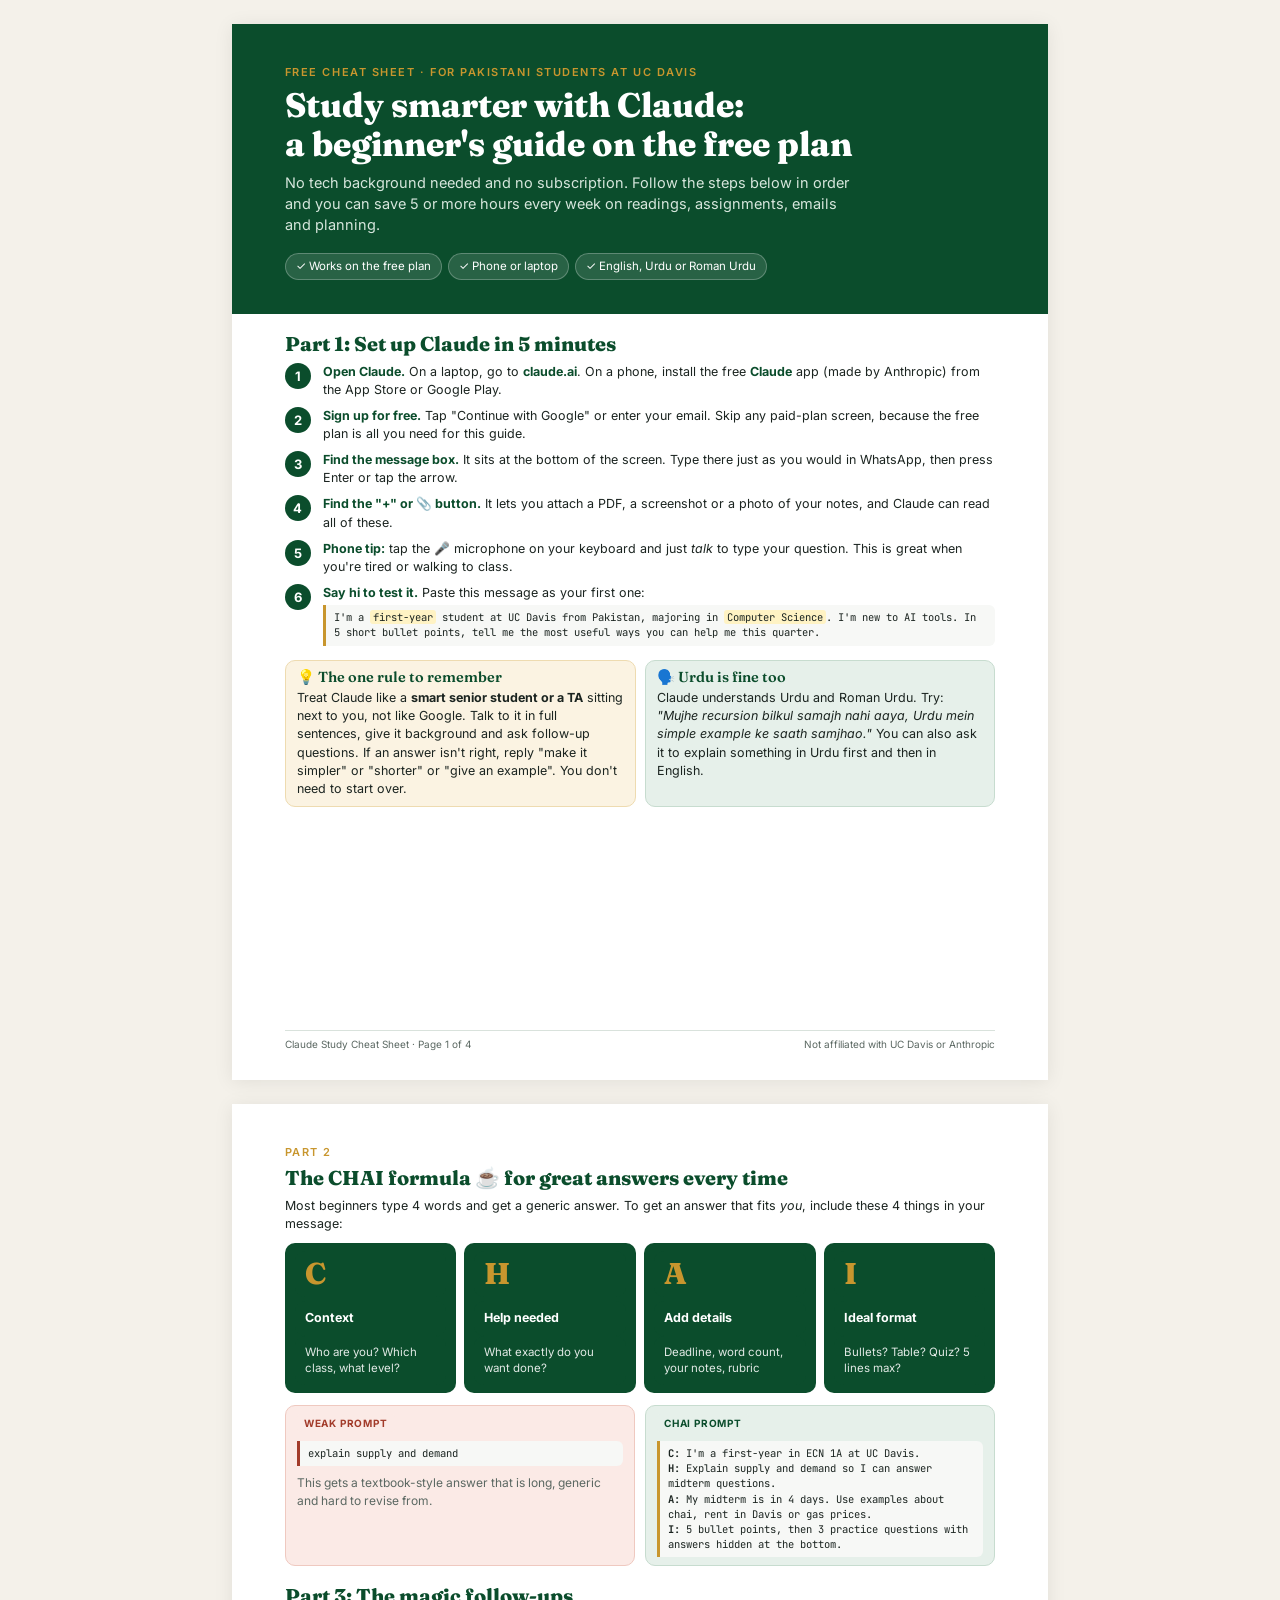
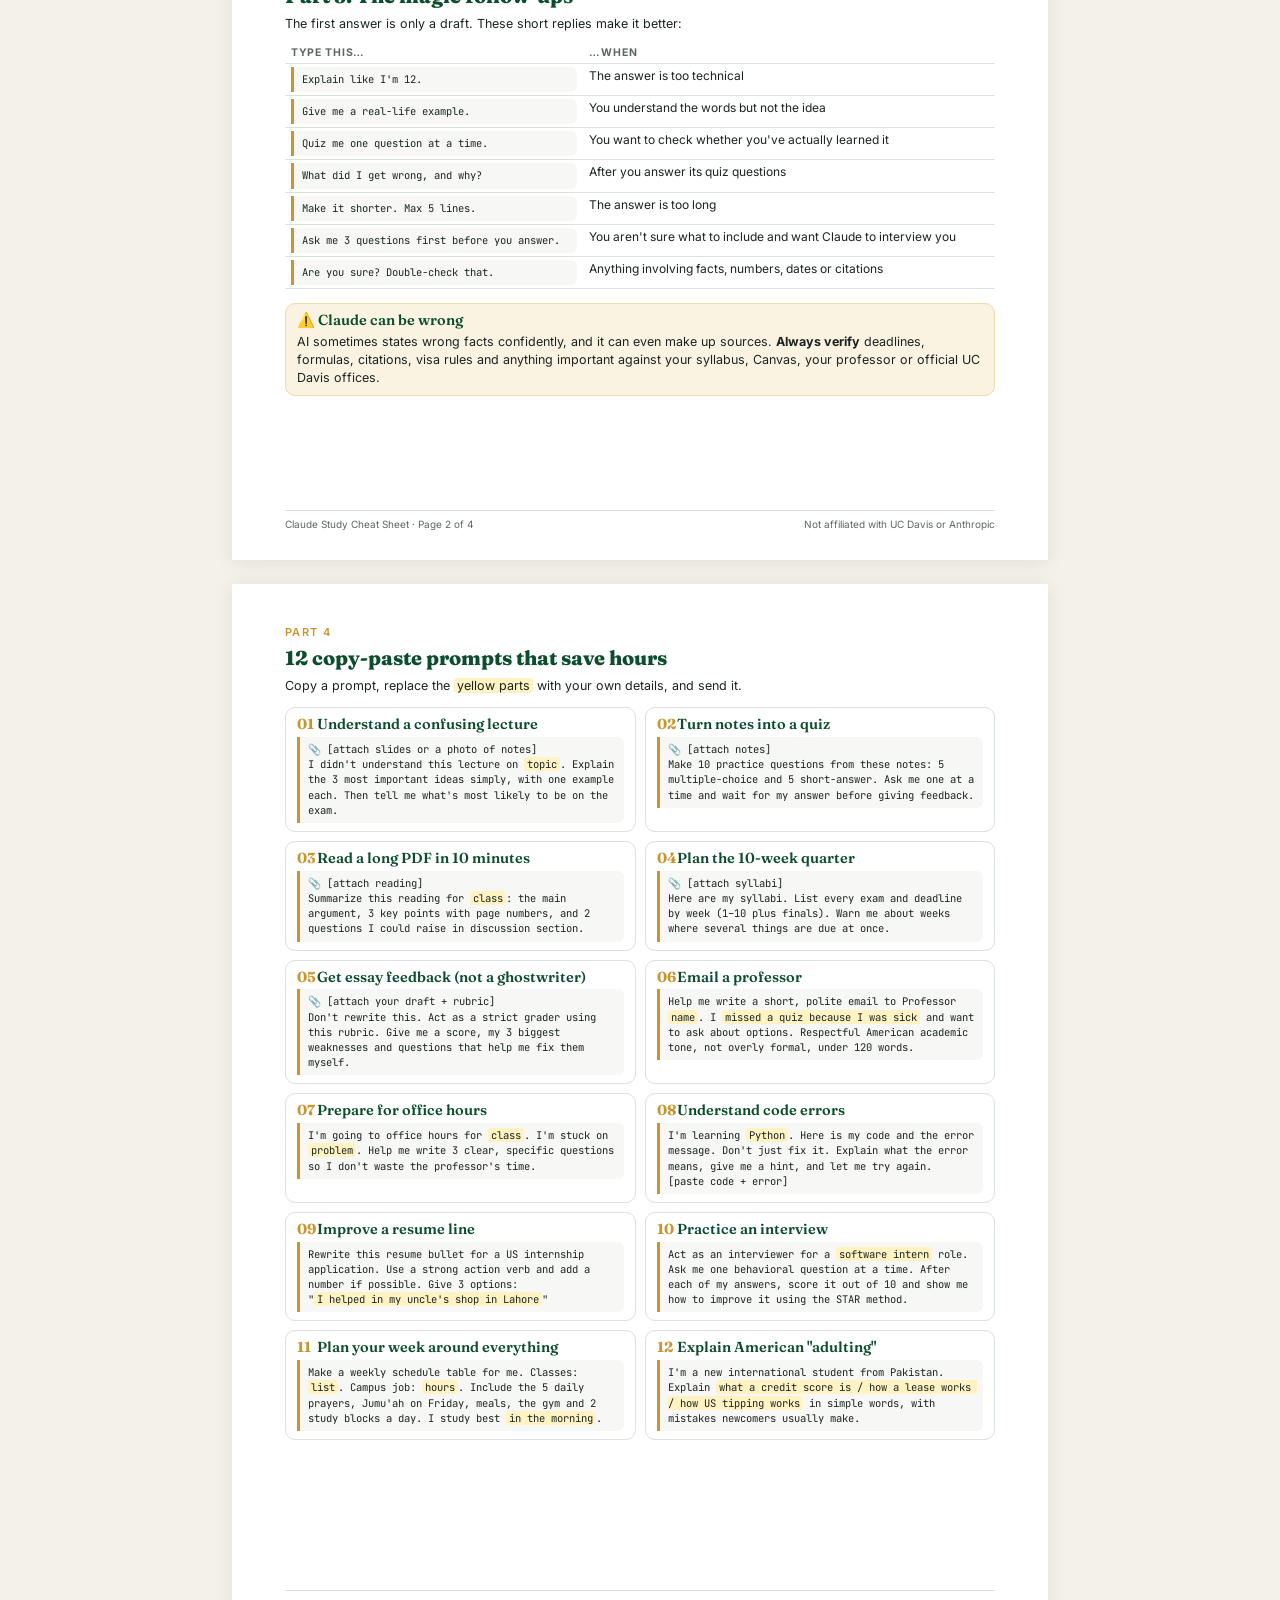
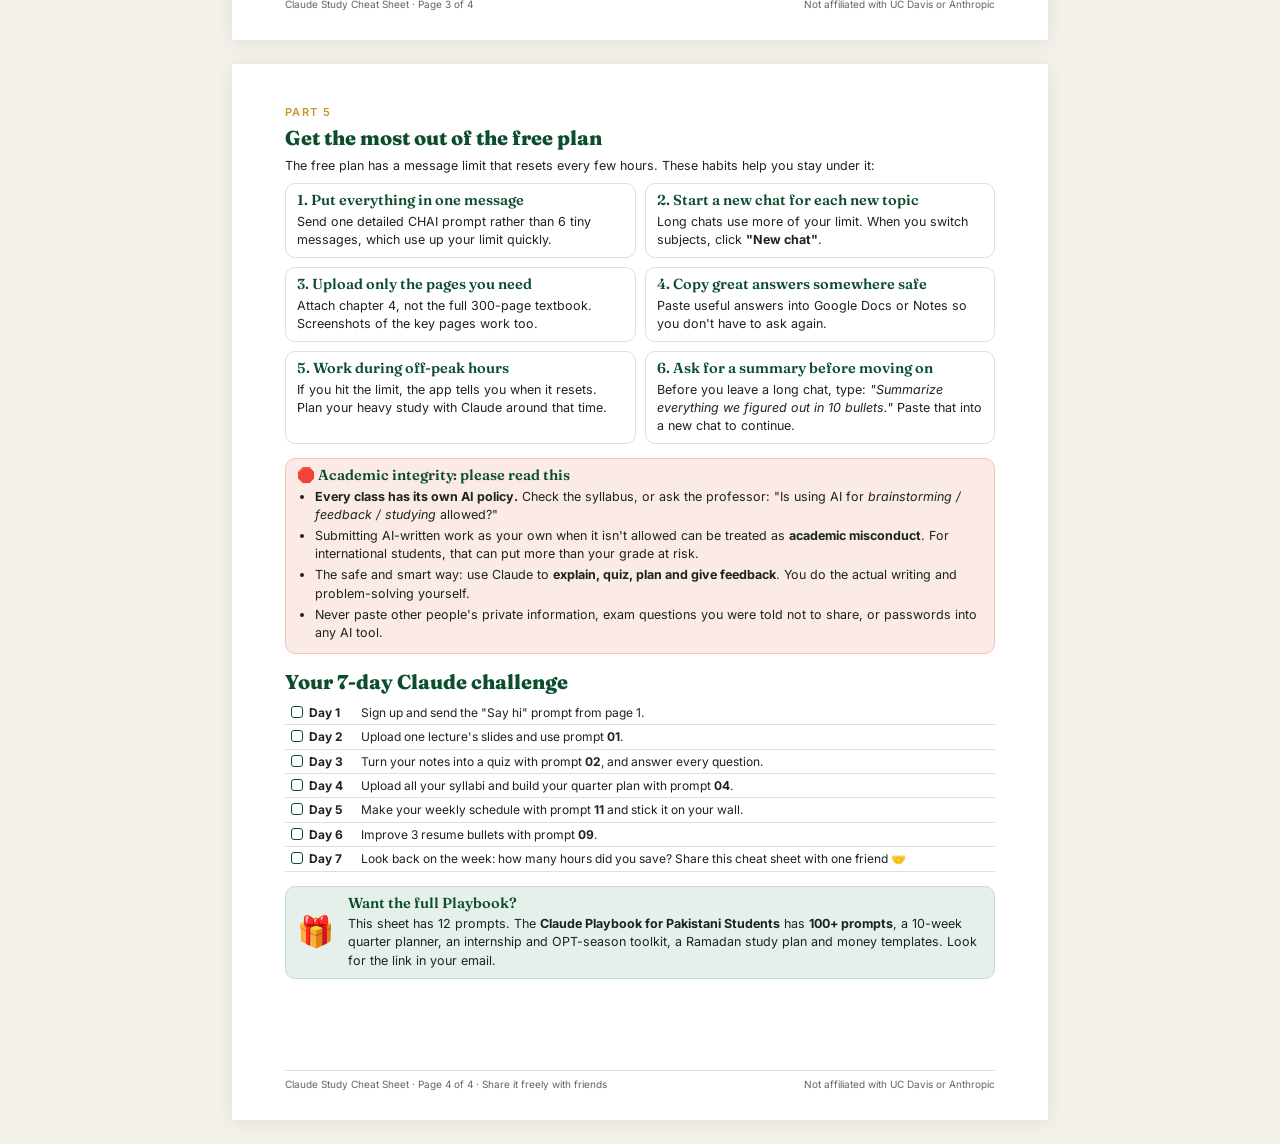
<file: claude-student-kit/site/cheatsheet.html>
<!doctype html>
<html lang="en">
<head>
<meta charset="utf-8">
<meta name="viewport" content="width=device-width, initial-scale=1">
<title>Claude Study Cheat Sheet</title>
<link rel="preconnect" href="https://fonts.googleapis.com">
<link href="https://fonts.googleapis.com/css2?family=Fraunces:opsz,wght@9..144,600;9..144,800&family=Inter:wght@400;500;600;700&family=JetBrains+Mono:wght@400;500&display=swap" rel="stylesheet">
<style>
  :root {
    --green: #0b4d2c;
    --green-soft: #e6f0ea;
    --gold: #c8962e;
    --gold-soft: #fbf3e2;
    --ink: #1b2420;
    --muted: #5b6862;
    --line: #d9e2dc;
    --paper: #ffffff;
    --bg: #f4f1ea;
    --red: #a23b2a;
    --red-soft: #fbeae6;
  }
  * { box-sizing: border-box; }
  html { -webkit-print-color-adjust: exact; print-color-adjust: exact; }
  body { margin: 0; background: var(--bg); color: var(--ink); font: 12.5px/1.45 Inter, system-ui, sans-serif; }
  .page {
    width: 8.5in; min-height: 11in; margin: 24px auto; padding: 0.45in 0.55in 0.7in;
    background: var(--paper); box-shadow: 0 2px 18px rgba(0,0,0,.08); position: relative;
  }
  .page + .page { page-break-before: always; }
  h1, h2, h3 { font-family: Fraunces, Georgia, serif; color: var(--green); margin: 0; line-height: 1.15; }
  h1 { font-size: 34px; font-weight: 800; }
  h2 { font-size: 20px; font-weight: 800; margin-bottom: 8px; }
  h3 { font-size: 14.5px; font-weight: 600; margin-bottom: 4px; }
  p { margin: 0 0 8px; }
  .kicker { font: 600 11px/1 Inter; letter-spacing: .14em; text-transform: uppercase; color: var(--gold); margin-bottom: 8px; }
  .lede { font-size: 14.5px; color: var(--muted); max-width: 6in; margin-top: 8px; }
  .footer { position: absolute; left: .55in; right: .55in; bottom: .3in; display: flex; justify-content: space-between; font-size: 10px; color: var(--muted); border-top: 1px solid var(--line); padding-top: 6px; }
  .grid2 { display: grid; grid-template-columns: 1fr 1fr; gap: 9px; }
  .card { border: 1px solid var(--line); border-radius: 10px; padding: 8px 11px; break-inside: avoid; }
  .card.green { background: var(--green-soft); border-color: #c7dccf; }
  .card.gold { background: var(--gold-soft); border-color: #eedbb0; }
  .card.red { background: var(--red-soft); border-color: #efc9c0; }
  .steps { counter-reset: s; list-style: none; padding: 0; margin: 0; }
  .steps li { counter-increment: s; position: relative; padding: 0 0 8px 38px; }
  .steps li::before {
    content: counter(s); position: absolute; left: 0; top: 0; width: 26px; height: 26px; border-radius: 50%;
    background: var(--green); color: #fff; font: 700 13px/26px Inter; text-align: center;
  }
  .steps b { color: var(--green); }
  .prompt {
    font: 10.5px/1.45 "JetBrains Mono", ui-monospace, monospace; background: #f7f8f6; border-left: 3px solid var(--gold);
    padding: 5px 8px; border-radius: 0 6px 6px 0; white-space: pre-wrap; margin: 3px 0 0;
  }
  .fill { background: #fff3c4; padding: 0 3px; border-radius: 3px; }
  .chai { display: grid; grid-template-columns: repeat(4, 1fr); gap: 8px; margin: 10px 0 12px; }
  .chai div { background: var(--green); color: #fff; border-radius: 10px; padding: 8px 10px; }
  .chai .l { font: 800 30px/1 Fraunces, serif; color: var(--gold); }
  .chai .t { font-weight: 700; margin-top: 4px; }
  .chai .d { font-size: 11.5px; opacity: .88; }
  .vs { display: grid; grid-template-columns: 1fr 1fr; gap: 10px; }
  .tag { display: inline-block; font: 700 10px/1 Inter; letter-spacing: .08em; text-transform: uppercase; padding: 4px 7px; border-radius: 4px; margin-bottom: 6px; }
  .tag.bad { background: var(--red-soft); color: var(--red); }
  .tag.good { background: var(--green-soft); color: var(--green); }
  .num { display: inline-block; min-width: 20px; font-weight: 700; color: var(--gold); }
  ul.tight { margin: 4px 0 0; padding-left: 18px; }
  ul.tight li { margin-bottom: 3px; }
  table { width: 100%; border-collapse: collapse; font-size: 12px; }
  td, th { border-bottom: 1px solid var(--line); padding: 3px 6px; text-align: left; vertical-align: top; }
  th { font-size: 10.5px; letter-spacing: .08em; text-transform: uppercase; color: var(--muted); }
  .check { display: inline-block; width: 12px; height: 12px; border: 1.5px solid var(--green); border-radius: 3px; margin-right: 6px; vertical-align: -1px; }
  .hero-band { background: var(--green); color: #fff; margin: -0.45in -0.55in 18px; padding: .45in .55in .35in; }
  .hero-band h1 { color: #fff; }
  .hero-band .lede { color: #d6e6dc; }
  .hero-band .kicker { color: var(--gold); }
  .pill { display: inline-block; background: rgba(255,255,255,.12); border: 1px solid rgba(255,255,255,.25); border-radius: 99px; padding: 4px 10px; font-size: 11.5px; margin: 10px 6px 0 0; }
  @media print {
    body { background: #fff; }
    .page { margin: 0; box-shadow: none; width: 8.5in; height: 11in; min-height: 0; overflow: hidden; }
    @page { size: letter; margin: 0; }
  }
  @media screen and (max-width: 860px) {
    .page { width: auto; margin: 0 0 12px; padding: 24px 16px 60px; min-height: 0; }
    .hero-band { margin: -24px -16px 18px; padding: 28px 16px; }
    .grid2, .vs { grid-template-columns: 1fr; }
    .chai { grid-template-columns: 1fr 1fr; }
    .footer { left: 16px; right: 16px; }
  }
</style>
</head>
<body>

<!-- PAGE 1 -->
<section class="page">
  <div class="hero-band">
    <div class="kicker">Free cheat sheet · For Pakistani students at UC Davis</div>
    <h1>Study smarter with Claude:<br>a beginner's guide on the free plan</h1>
    <p class="lede">No tech background needed and no subscription. Follow the steps below in order and you can save 5 or more hours every week on readings, assignments, emails and planning.</p>
    <span class="pill">✓ Works on the free plan</span><span class="pill">✓ Phone or laptop</span><span class="pill">✓ English, Urdu or Roman Urdu</span>
  </div>

  <h2>Part 1: Set up Claude in 5 minutes</h2>
  <ol class="steps">
    <li><b>Open Claude.</b> On a laptop, go to <b>claude.ai</b>. On a phone, install the free <b>Claude</b> app (made by Anthropic) from the App Store or Google Play.</li>
    <li><b>Sign up for free.</b> Tap "Continue with Google" or enter your email. Skip any paid-plan screen, because the free plan is all you need for this guide.</li>
    <li><b>Find the message box.</b> It sits at the bottom of the screen. Type there just as you would in WhatsApp, then press Enter or tap the arrow.</li>
    <li><b>Find the "+" or 📎 button.</b> It lets you attach a PDF, a screenshot or a photo of your notes, and Claude can read all of these.</li>
    <li><b>Phone tip:</b> tap the 🎤 microphone on your keyboard and just <i>talk</i> to type your question. This is great when you're tired or walking to class.</li>
    <li><b>Say hi to test it.</b> Paste this message as your first one:
      <div class="prompt">I'm a <span class="fill">first-year</span> student at UC Davis from Pakistan, majoring in <span class="fill">Computer Science</span>. I'm new to AI tools. In 5 short bullet points, tell me the most useful ways you can help me this quarter.</div>
    </li>
  </ol>

  <div class="grid2" style="margin-top:6px">
    <div class="card gold">
      <h3>💡 The one rule to remember</h3>
      <p style="margin:0">Treat Claude like a <b>smart senior student or a TA</b> sitting next to you, not like Google. Talk to it in full sentences, give it background and ask follow-up questions. If an answer isn't right, reply "make it simpler" or "shorter" or "give an example". You don't need to start over.</p>
    </div>
    <div class="card green">
      <h3>🗣️ Urdu is fine too</h3>
      <p style="margin:0">Claude understands Urdu and Roman Urdu. Try: <i>"Mujhe recursion bilkul samajh nahi aaya, Urdu mein simple example ke saath samjhao."</i> You can also ask it to explain something in Urdu first and then in English.</p>
    </div>
  </div>

  <div class="footer"><span>Claude Study Cheat Sheet · Page 1 of 4</span><span>Not affiliated with UC Davis or Anthropic</span></div>
</section>

<!-- PAGE 2 -->
<section class="page">
  <div class="kicker">Part 2</div>
  <h2>The CHAI formula ☕ for great answers every time</h2>
  <p>Most beginners type 4 words and get a generic answer. To get an answer that fits <i>you</i>, include these 4 things in your message:</p>

  <div class="chai">
    <div><div class="l">C</div><div class="t">Context</div><div class="d">Who are you? Which class, what level?</div></div>
    <div><div class="l">H</div><div class="t">Help needed</div><div class="d">What exactly do you want done?</div></div>
    <div><div class="l">A</div><div class="t">Add details</div><div class="d">Deadline, word count, your notes, rubric</div></div>
    <div><div class="l">I</div><div class="t">Ideal format</div><div class="d">Bullets? Table? Quiz? 5 lines max?</div></div>
  </div>

  <div class="vs">
    <div class="card red">
      <span class="tag bad">Weak prompt</span>
      <div class="prompt" style="border-color:var(--red)">explain supply and demand</div>
      <p style="margin-top:8px;font-size:12px;color:var(--muted)">This gets a textbook-style answer that is long, generic and hard to revise from.</p>
    </div>
    <div class="card green">
      <span class="tag good">CHAI prompt</span>
      <div class="prompt"><b>C:</b> I'm a first-year in ECN 1A at UC Davis.
<b>H:</b> Explain supply and demand so I can answer midterm questions.
<b>A:</b> My midterm is in 4 days. Use examples about chai, rent in Davis or gas prices.
<b>I:</b> 5 bullet points, then 3 practice questions with answers hidden at the bottom.</div>
    </div>
  </div>

  <h2 style="margin-top:18px">Part 3: The magic follow-ups</h2>
  <p>The first answer is only a draft. These short replies make it better:</p>
  <table>
    <tr><th style="width:42%">Type this…</th><th>…when</th></tr>
    <tr><td><span class="prompt" style="display:block;margin:0">Explain like I'm 12.</span></td><td>The answer is too technical</td></tr>
    <tr><td><span class="prompt" style="display:block;margin:0">Give me a real-life example.</span></td><td>You understand the words but not the idea</td></tr>
    <tr><td><span class="prompt" style="display:block;margin:0">Quiz me one question at a time.</span></td><td>You want to check whether you've actually learned it</td></tr>
    <tr><td><span class="prompt" style="display:block;margin:0">What did I get wrong, and why?</span></td><td>After you answer its quiz questions</td></tr>
    <tr><td><span class="prompt" style="display:block;margin:0">Make it shorter. Max 5 lines.</span></td><td>The answer is too long</td></tr>
    <tr><td><span class="prompt" style="display:block;margin:0">Ask me 3 questions first before you answer.</span></td><td>You aren't sure what to include and want Claude to interview you</td></tr>
    <tr><td><span class="prompt" style="display:block;margin:0">Are you sure? Double-check that.</span></td><td>Anything involving facts, numbers, dates or citations</td></tr>
  </table>

  <div class="card gold" style="margin-top:14px">
    <h3>⚠️ Claude can be wrong</h3>
    <p style="margin:0">AI sometimes states wrong facts confidently, and it can even make up sources. <b>Always verify</b> deadlines, formulas, citations, visa rules and anything important against your syllabus, Canvas, your professor or official UC Davis offices.</p>
  </div>

  <div class="footer"><span>Claude Study Cheat Sheet · Page 2 of 4</span><span>Not affiliated with UC Davis or Anthropic</span></div>
</section>

<!-- PAGE 3 -->
<section class="page">
  <div class="kicker">Part 4</div>
  <h2>12 copy-paste prompts that save hours</h2>
  <p style="margin-bottom:12px">Copy a prompt, replace the <span class="fill">yellow parts</span> with your own details, and send it.</p>

  <div class="grid2">
    <div class="card">
      <h3><span class="num">01</span>Understand a confusing lecture</h3>
      <div class="prompt">📎 [attach slides or a photo of notes]
I didn't understand this lecture on <span class="fill">topic</span>. Explain the 3 most important ideas simply, with one example each. Then tell me what's most likely to be on the exam.</div>
    </div>
    <div class="card">
      <h3><span class="num">02</span>Turn notes into a quiz</h3>
      <div class="prompt">📎 [attach notes]
Make 10 practice questions from these notes: 5 multiple-choice and 5 short-answer. Ask me one at a time and wait for my answer before giving feedback.</div>
    </div>
    <div class="card">
      <h3><span class="num">03</span>Read a long PDF in 10 minutes</h3>
      <div class="prompt">📎 [attach reading]
Summarize this reading for <span class="fill">class</span>: the main argument, 3 key points with page numbers, and 2 questions I could raise in discussion section.</div>
    </div>
    <div class="card">
      <h3><span class="num">04</span>Plan the 10-week quarter</h3>
      <div class="prompt">📎 [attach syllabi]
Here are my syllabi. List every exam and deadline by week (1–10 plus finals). Warn me about weeks where several things are due at once.</div>
    </div>
    <div class="card">
      <h3><span class="num">05</span>Get essay feedback (not a ghostwriter)</h3>
      <div class="prompt">📎 [attach your draft + rubric]
Don't rewrite this. Act as a strict grader using this rubric. Give me a score, my 3 biggest weaknesses and questions that help me fix them myself.</div>
    </div>
    <div class="card">
      <h3><span class="num">06</span>Email a professor</h3>
      <div class="prompt">Help me write a short, polite email to Professor <span class="fill">name</span>. I <span class="fill">missed a quiz because I was sick</span> and want to ask about options. Respectful American academic tone, not overly formal, under 120 words.</div>
    </div>
    <div class="card">
      <h3><span class="num">07</span>Prepare for office hours</h3>
      <div class="prompt">I'm going to office hours for <span class="fill">class</span>. I'm stuck on <span class="fill">problem</span>. Help me write 3 clear, specific questions so I don't waste the professor's time.</div>
    </div>
    <div class="card">
      <h3><span class="num">08</span>Understand code errors</h3>
      <div class="prompt">I'm learning <span class="fill">Python</span>. Here is my code and the error message. Don't just fix it. Explain what the error means, give me a hint, and let me try again.
[paste code + error]</div>
    </div>
    <div class="card">
      <h3><span class="num">09</span>Improve a resume line</h3>
      <div class="prompt">Rewrite this resume bullet for a US internship application. Use a strong action verb and add a number if possible. Give 3 options:
"<span class="fill">I helped in my uncle's shop in Lahore</span>"</div>
    </div>
    <div class="card">
      <h3><span class="num">10</span>Practice an interview</h3>
      <div class="prompt">Act as an interviewer for a <span class="fill">software intern</span> role. Ask me one behavioral question at a time. After each of my answers, score it out of 10 and show me how to improve it using the STAR method.</div>
    </div>
    <div class="card">
      <h3><span class="num">11</span>Plan your week around everything</h3>
      <div class="prompt">Make a weekly schedule table for me. Classes: <span class="fill">list</span>. Campus job: <span class="fill">hours</span>. Include the 5 daily prayers, Jumu'ah on Friday, meals, the gym and 2 study blocks a day. I study best <span class="fill">in the morning</span>.</div>
    </div>
    <div class="card">
      <h3><span class="num">12</span>Explain American "adulting"</h3>
      <div class="prompt">I'm a new international student from Pakistan. Explain <span class="fill">what a credit score is / how a lease works / how US tipping works</span> in simple words, with mistakes newcomers usually make.</div>
    </div>
  </div>

  <div class="footer"><span>Claude Study Cheat Sheet · Page 3 of 4</span><span>Not affiliated with UC Davis or Anthropic</span></div>
</section>

<!-- PAGE 4 -->
<section class="page">
  <div class="kicker">Part 5</div>
  <h2>Get the most out of the free plan</h2>
  <p>The free plan has a message limit that resets every few hours. These habits help you stay under it:</p>
  <div class="grid2">
    <div class="card"><h3>1. Put everything in one message</h3><p style="margin:0">Send one detailed CHAI prompt rather than 6 tiny messages, which use up your limit quickly.</p></div>
    <div class="card"><h3>2. Start a new chat for each new topic</h3><p style="margin:0">Long chats use more of your limit. When you switch subjects, click <b>"New chat"</b>.</p></div>
    <div class="card"><h3>3. Upload only the pages you need</h3><p style="margin:0">Attach chapter 4, not the full 300-page textbook. Screenshots of the key pages work too.</p></div>
    <div class="card"><h3>4. Copy great answers somewhere safe</h3><p style="margin:0">Paste useful answers into Google Docs or Notes so you don't have to ask again.</p></div>
    <div class="card"><h3>5. Work during off-peak hours</h3><p style="margin:0">If you hit the limit, the app tells you when it resets. Plan your heavy study with Claude around that time.</p></div>
    <div class="card"><h3>6. Ask for a summary before moving on</h3><p style="margin:0">Before you leave a long chat, type: <i>"Summarize everything we figured out in 10 bullets."</i> Paste that into a new chat to continue.</p></div>
  </div>

  <div class="card red" style="margin-top:14px">
    <h3>🛑 Academic integrity: please read this</h3>
    <ul class="tight">
      <li><b>Every class has its own AI policy.</b> Check the syllabus, or ask the professor: "Is using AI for <i>brainstorming / feedback / studying</i> allowed?"</li>
      <li>Submitting AI-written work as your own when it isn't allowed can be treated as <b>academic misconduct</b>. For international students, that can put more than your grade at risk.</li>
      <li>The safe and smart way: use Claude to <b>explain, quiz, plan and give feedback</b>. You do the actual writing and problem-solving yourself.</li>
      <li>Never paste other people's private information, exam questions you were told not to share, or passwords into any AI tool.</li>
    </ul>
  </div>

  <h2 style="margin-top:16px">Your 7-day Claude challenge</h2>
  <table>
    <tr><td style="width:70px"><span class="check"></span><b>Day 1</b></td><td>Sign up and send the "Say hi" prompt from page 1.</td></tr>
    <tr><td><span class="check"></span><b>Day 2</b></td><td>Upload one lecture's slides and use prompt <b>01</b>.</td></tr>
    <tr><td><span class="check"></span><b>Day 3</b></td><td>Turn your notes into a quiz with prompt <b>02</b>, and answer every question.</td></tr>
    <tr><td><span class="check"></span><b>Day 4</b></td><td>Upload all your syllabi and build your quarter plan with prompt <b>04</b>.</td></tr>
    <tr><td><span class="check"></span><b>Day 5</b></td><td>Make your weekly schedule with prompt <b>11</b> and stick it on your wall.</td></tr>
    <tr><td><span class="check"></span><b>Day 6</b></td><td>Improve 3 resume bullets with prompt <b>09</b>.</td></tr>
    <tr><td><span class="check"></span><b>Day 7</b></td><td>Look back on the week: how many hours did you save? Share this cheat sheet with one friend 🤝</td></tr>
  </table>

  <div class="card green" style="margin-top:14px; display:flex; gap:14px; align-items:center">
    <div style="font-size:30px">🎁</div>
    <div>
      <h3>Want the full Playbook?</h3>
      <p style="margin:0">This sheet has 12 prompts. The <b>Claude Playbook for Pakistani Students</b> has <b>100+ prompts</b>, a 10-week quarter planner, an internship and OPT-season toolkit, a Ramadan study plan and money templates. Look for the link in your email.</p>
    </div>
  </div>

  <div class="footer"><span>Claude Study Cheat Sheet · Page 4 of 4 · Share it freely with friends</span><span>Not affiliated with UC Davis or Anthropic</span></div>
</section>

</body>
</html>
</file>
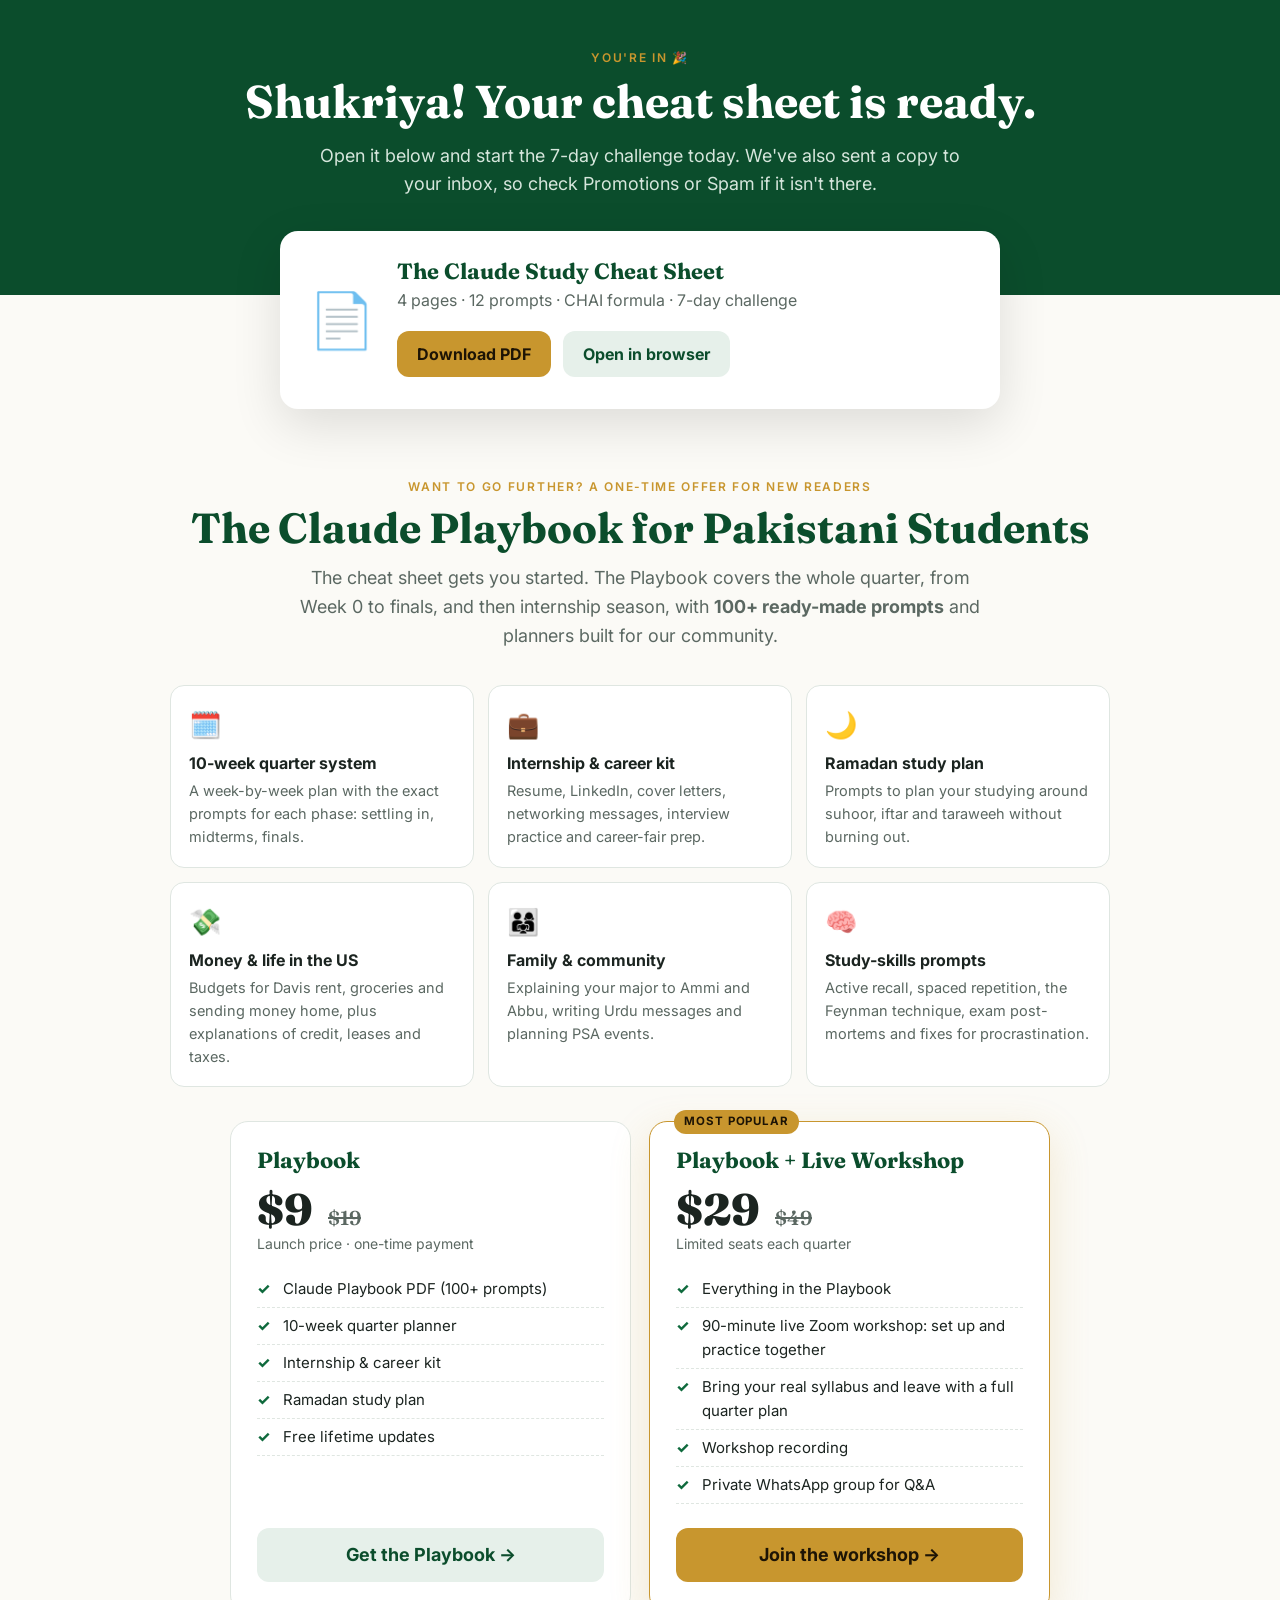
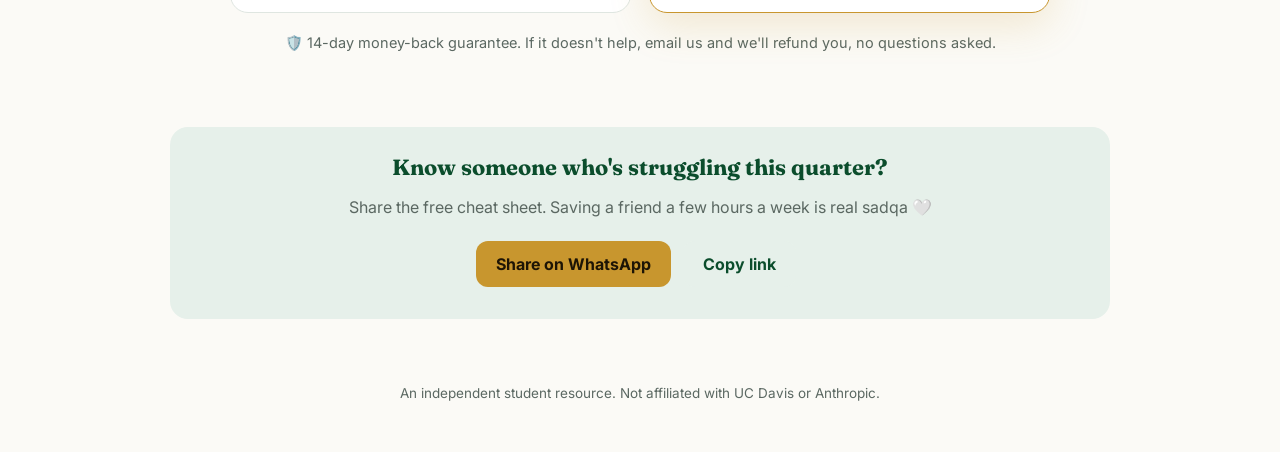
<file: claude-student-kit/site/thank-you.html>
<!doctype html>
<html lang="en">
<head>
<meta charset="utf-8">
<meta name="viewport" content="width=device-width, initial-scale=1">
<title>Your Cheat Sheet</title>
<meta name="robots" content="noindex">
<link rel="preconnect" href="https://fonts.googleapis.com">
<link href="https://fonts.googleapis.com/css2?family=Fraunces:opsz,wght@9..144,600;9..144,800&family=Inter:wght@400;500;600;700&display=swap" rel="stylesheet">
<style>
  :root {
    --green: #0b4d2c; --green-2: #0f6a3d; --green-soft: #e6f0ea;
    --gold: #c8962e; --gold-soft: #fbf3e2;
    --ink: #1b2420; --muted: #5b6862; --line: #dfe6e1; --bg: #fbfaf6;
  }
  * { box-sizing: border-box; }
  body { margin: 0; background: var(--bg); color: var(--ink); font: 16px/1.6 Inter, system-ui, sans-serif; }
  .wrap { max-width: 980px; margin: 0 auto; padding: 0 20px; }
  h1, h2, h3 { font-family: Fraunces, Georgia, serif; line-height: 1.12; margin: 0; }
  .kicker { font: 600 12px/1 Inter; letter-spacing: .14em; text-transform: uppercase; color: var(--gold); margin-bottom: 12px; }
  .top { background: var(--green); color: #fff; padding: 52px 0 96px; text-align: center; }
  .top h1 { font-size: clamp(30px, 5vw, 46px); }
  .top p { color: #d6e6dc; font-size: 18px; max-width: 36em; margin: 14px auto 0; }
  .dl { background: #fff; border-radius: 18px; box-shadow: 0 16px 50px rgba(0,0,0,.12); padding: 28px; margin: -64px auto 0; max-width: 720px; display: grid; grid-template-columns: auto 1fr; gap: 22px; align-items: center; }
  .dl .ic { font-size: 54px; }
  .dl h3 { font-size: 22px; color: var(--green); }
  .dl p { margin: 4px 0 14px; color: var(--muted); }
  .btn { display: inline-block; text-decoration: none; border: 0; cursor: pointer; font: 700 16px/1 Inter; padding: 15px 20px; border-radius: 12px; margin: 4px 8px 4px 0; }
  .btn.primary { background: var(--gold); color: #1d1405; }
  .btn.ghost { background: var(--green-soft); color: var(--green); }
  .btn.big { width: 100%; text-align: center; font-size: 18px; padding: 18px; }

  .offer { margin: 72px auto; }
  .offer h2 { font-size: clamp(28px, 4.4vw, 42px); color: var(--green); text-align: center; }
  .offer .sub { text-align: center; color: var(--muted); font-size: 18px; max-width: 38em; margin: 12px auto 0; }
  .feat { display: grid; grid-template-columns: repeat(3, 1fr); gap: 14px; margin: 34px 0; }
  .feat > div { background: #fff; border: 1px solid var(--line); border-radius: 14px; padding: 18px; }
  .feat .e { font-size: 26px; }
  .feat b { display: block; margin: 6px 0 2px; }
  .feat p { margin: 0; color: var(--muted); font-size: 14.5px; }

  .tiers { display: grid; grid-template-columns: 1fr 1fr; gap: 18px; max-width: 820px; margin: 0 auto; }
  .tier { background: #fff; border: 1.5px solid var(--line); border-radius: 18px; padding: 26px; position: relative; display: flex; flex-direction: column; }
  .tier.best { border-color: var(--gold); box-shadow: 0 12px 40px rgba(200,150,46,.18); }
  .tier .badge { position: absolute; top: -12px; left: 24px; background: var(--gold); color: #1d1405; font: 700 11.5px/1 Inter; letter-spacing: .08em; text-transform: uppercase; padding: 6px 10px; border-radius: 99px; }
  .tier h3 { font-size: 22px; color: var(--green); }
  .price { font: 800 44px/1 Fraunces, serif; margin: 14px 0 2px; }
  .price s { font-size: 20px; color: var(--muted); font-weight: 600; margin-left: 6px; }
  .tier .note { color: var(--muted); font-size: 14px; }
  .tier ul { list-style: none; padding: 0; margin: 16px 0 20px; flex: 1; }
  .tier li { padding: 6px 0 6px 26px; position: relative; border-bottom: 1px dashed var(--line); font-size: 15px; }
  .tier li::before { content: "✓"; position: absolute; left: 0; color: var(--green-2); font-weight: 800; }
  .guarantee { text-align: center; color: var(--muted); font-size: 14.5px; margin-top: 18px; }

  .share { background: var(--green-soft); border-radius: 18px; padding: 28px; text-align: center; margin-bottom: 64px; }
  .share h3 { color: var(--green); font-size: 22px; }
  footer { padding: 0 0 48px; color: var(--muted); font-size: 13.5px; text-align: center; }

  @media (max-width: 760px) {
    .wrap { padding: 0 16px; }
    .dl { grid-template-columns: 1fr; text-align: center; padding: 22px 18px; }
    .feat, .tiers { grid-template-columns: 1fr; }
  }
</style>
</head>
<body>

<header class="top">
  <div class="wrap">
    <div class="kicker">You're in 🎉</div>
    <h1 id="hi">Shukriya! Your cheat sheet is ready.</h1>
    <p>Open it below and start the 7-day challenge today. We've also sent a copy to your inbox, so check Promotions or Spam if it isn't there.</p>
  </div>
</header>

<div class="wrap">
  <div class="dl">
    <div class="ic">📄</div>
    <div>
      <h3>The Claude Study Cheat Sheet</h3>
      <p>4 pages · 12 prompts · CHAI formula · 7-day challenge</p>
      <a class="btn primary" href="cheatsheet.pdf" download>Download PDF</a>
      <a class="btn ghost" href="cheatsheet.html" target="_blank" rel="noopener">Open in browser</a>
    </div>
  </div>

  <section class="offer">
    <div class="kicker" style="text-align:center">Want to go further? A one-time offer for new readers</div>
    <h2>The Claude Playbook for Pakistani Students</h2>
    <p class="sub">The cheat sheet gets you started. The Playbook covers the whole quarter, from Week 0 to finals, and then internship season, with <b>100+ ready-made prompts</b> and planners built for our community.</p>

    <div class="feat">
      <div><div class="e">🗓️</div><b>10-week quarter system</b><p>A week-by-week plan with the exact prompts for each phase: settling in, midterms, finals.</p></div>
      <div><div class="e">💼</div><b>Internship & career kit</b><p>Resume, LinkedIn, cover letters, networking messages, interview practice and career-fair prep.</p></div>
      <div><div class="e">🌙</div><b>Ramadan study plan</b><p>Prompts to plan your studying around suhoor, iftar and taraweeh without burning out.</p></div>
      <div><div class="e">💸</div><b>Money & life in the US</b><p>Budgets for Davis rent, groceries and sending money home, plus explanations of credit, leases and taxes.</p></div>
      <div><div class="e">👨‍👩‍👧</div><b>Family & community</b><p>Explaining your major to Ammi and Abbu, writing Urdu messages and planning PSA events.</p></div>
      <div><div class="e">🧠</div><b>Study-skills prompts</b><p>Active recall, spaced repetition, the Feynman technique, exam post-mortems and fixes for procrastination.</p></div>
    </div>

    <div class="tiers">
      <div class="tier">
        <h3>Playbook</h3>
        <div class="price">$9 <s>$19</s></div>
        <div class="note">Launch price · one-time payment</div>
        <ul>
          <li>Claude Playbook PDF (100+ prompts)</li>
          <li>10-week quarter planner</li>
          <li>Internship & career kit</li>
          <li>Ramadan study plan</li>
          <li>Free lifetime updates</li>
        </ul>
        <a class="btn ghost big" id="buy-basic" href="#">Get the Playbook →</a>
      </div>
      <div class="tier best">
        <span class="badge">Most popular</span>
        <h3>Playbook + Live Workshop</h3>
        <div class="price">$29 <s>$49</s></div>
        <div class="note">Limited seats each quarter</div>
        <ul>
          <li>Everything in the Playbook</li>
          <li>90-minute live Zoom workshop: set up and practice together</li>
          <li>Bring your real syllabus and leave with a full quarter plan</li>
          <li>Workshop recording</li>
          <li>Private WhatsApp group for Q&A</li>
        </ul>
        <a class="btn primary big" id="buy-bundle" href="#">Join the workshop →</a>
      </div>
    </div>
    <p class="guarantee">🛡️ 14-day money-back guarantee. If it doesn't help, email us and we'll refund you, no questions asked.</p>
  </section>

  <section class="share">
    <h3>Know someone who's struggling this quarter?</h3>
    <p style="color:var(--muted)">Share the free cheat sheet. Saving a friend a few hours a week is real sadqa 🤍</p>
    <a class="btn primary" id="wa" href="#" target="_blank" rel="noopener">Share on WhatsApp</a>
    <button class="btn ghost" id="copy" type="button">Copy link</button>
  </section>
</div>

<footer>An independent student resource. Not affiliated with UC Davis or Anthropic.</footer>

<script>
  // ===================== SETTINGS: edit these =====================
  // Paste your checkout links (Gumroad, Lemon Squeezy, Stripe Payment Link…). See README.md, Step 4.
  const BUY_BASIC_URL  = "https://YOUR-STORE.gumroad.com/l/claude-playbook";
  const BUY_BUNDLE_URL = "https://YOUR-STORE.gumroad.com/l/claude-playbook-workshop";
  // The address of your landing page (used by the share buttons).
  const LANDING_URL    = location.href.replace(/thank-you\.html.*$/, "");
  // =================================================================

  document.getElementById("buy-basic").href = BUY_BASIC_URL;
  document.getElementById("buy-bundle").href = BUY_BUNDLE_URL;

  let name = new URLSearchParams(location.search).get("name");
  try { name = name || localStorage.getItem("cs_name"); } catch (_) {}
  if (name) document.getElementById("hi").textContent = `Shukriya, ${name}! Your cheat sheet is ready.`;

  const shareText = `Yaar, this free cheat sheet shows you how to use AI (Claude) to study smarter. Made for Pakistani students at UC Davis: ${LANDING_URL}?ref=whatsapp`;
  document.getElementById("wa").href = "https://wa.me/?text=" + encodeURIComponent(shareText);
  document.getElementById("copy").addEventListener("click", async (e) => {
    try { await navigator.clipboard.writeText(LANDING_URL + "?ref=copy"); e.target.textContent = "Copied ✓"; }
    catch (_) { e.target.textContent = LANDING_URL; }
  });
</script>
</body>
</html>
</file>
